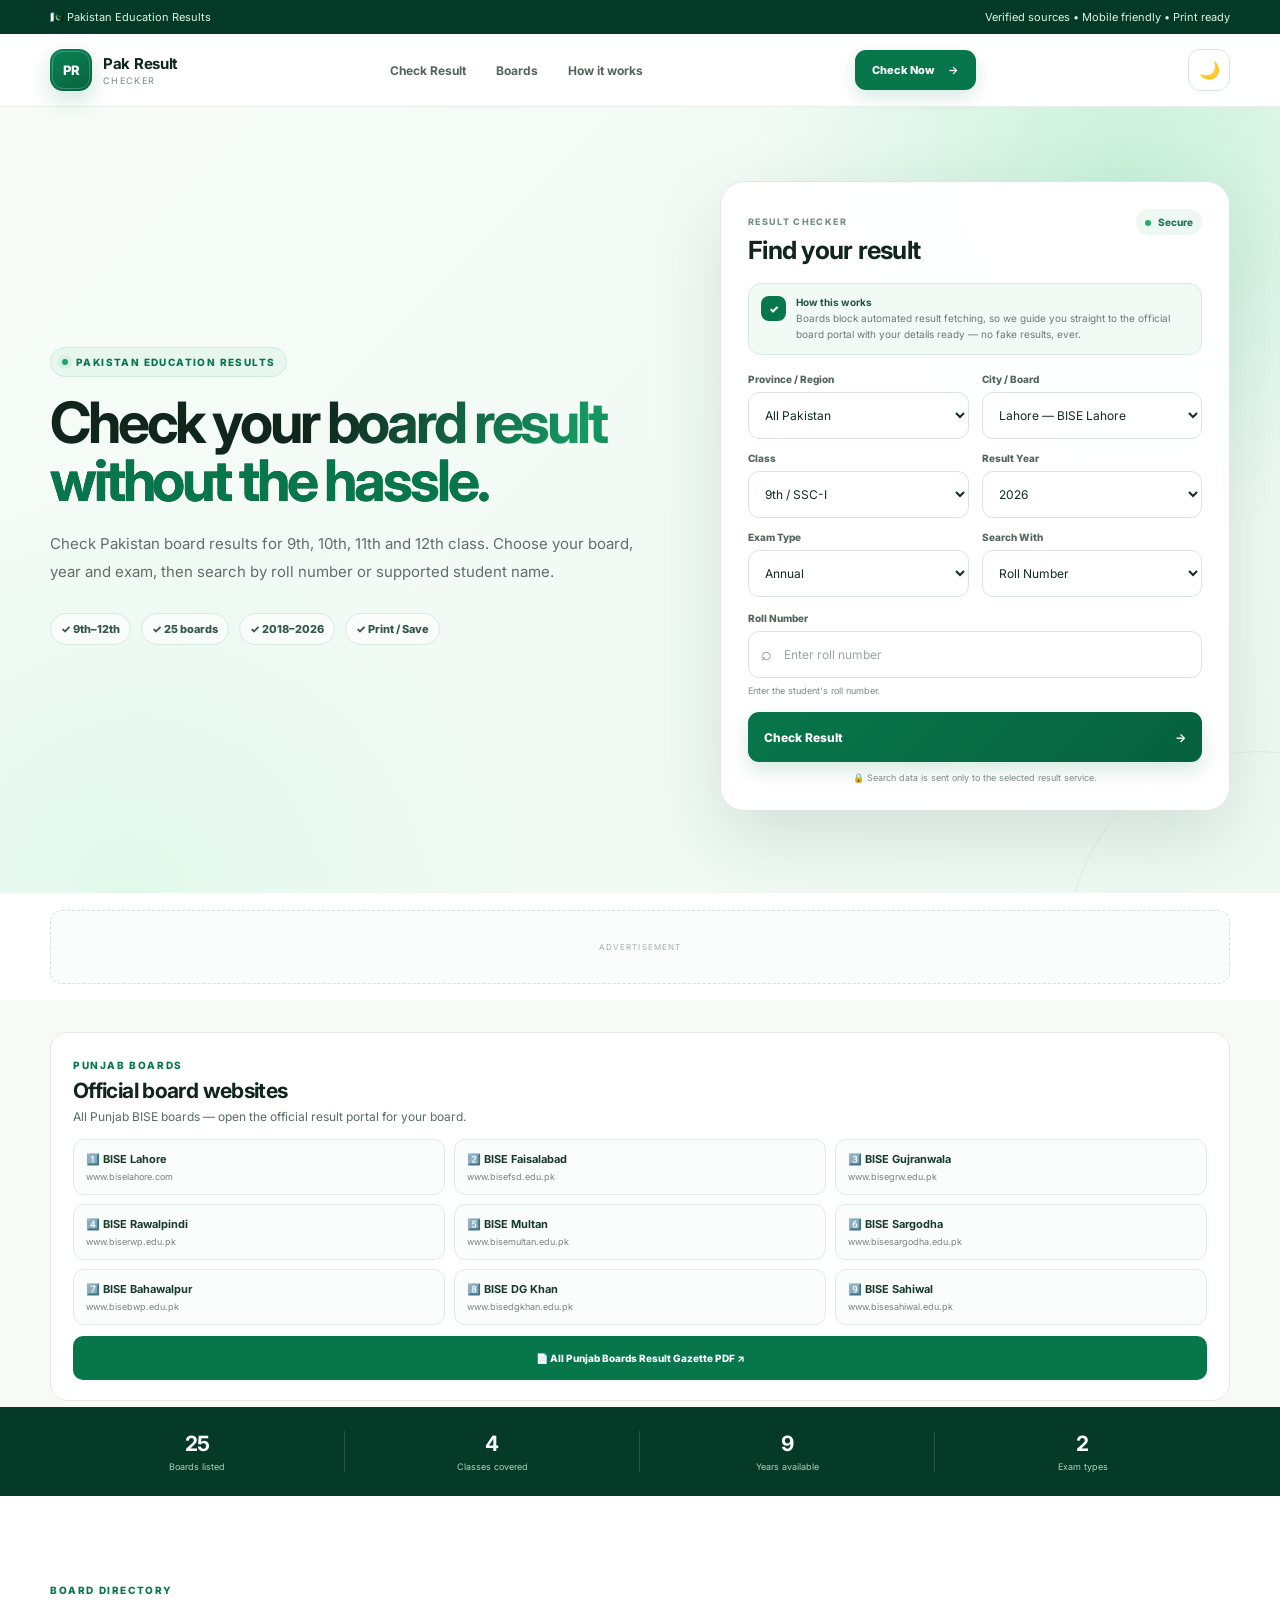
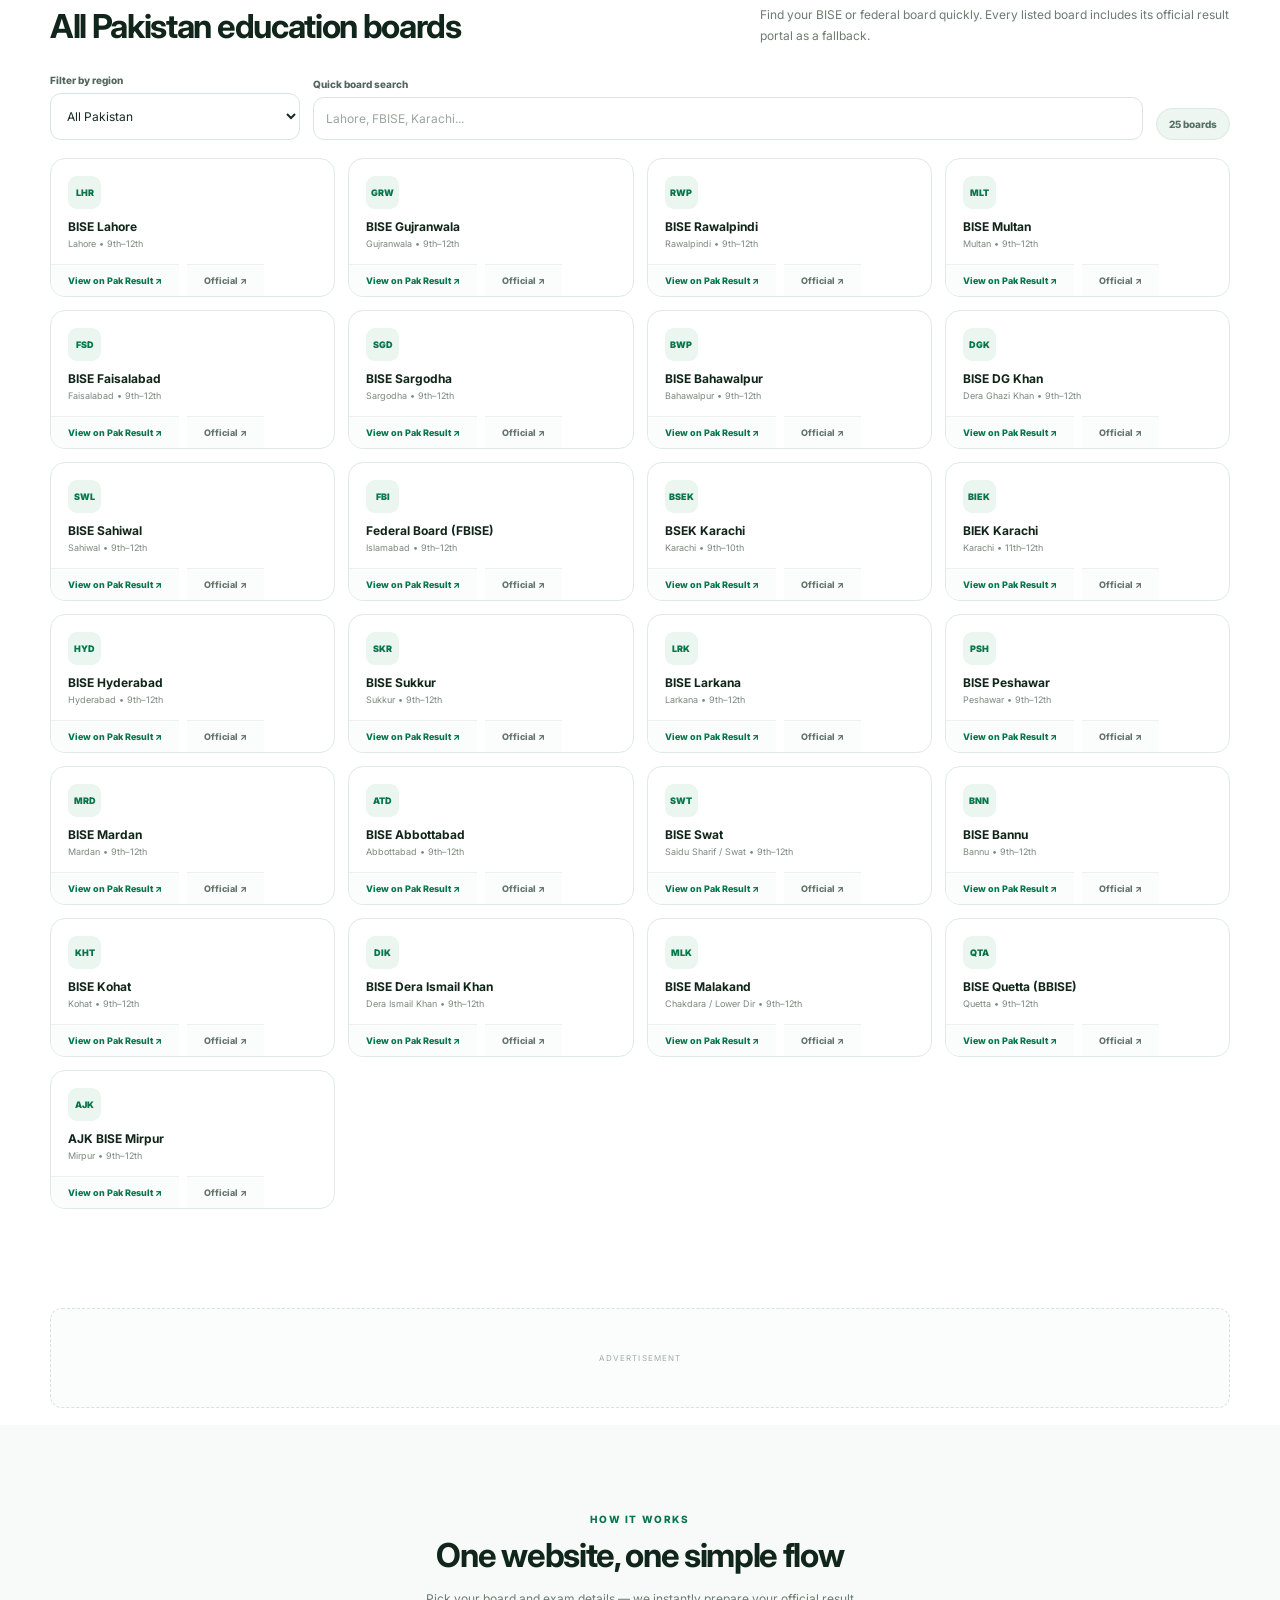
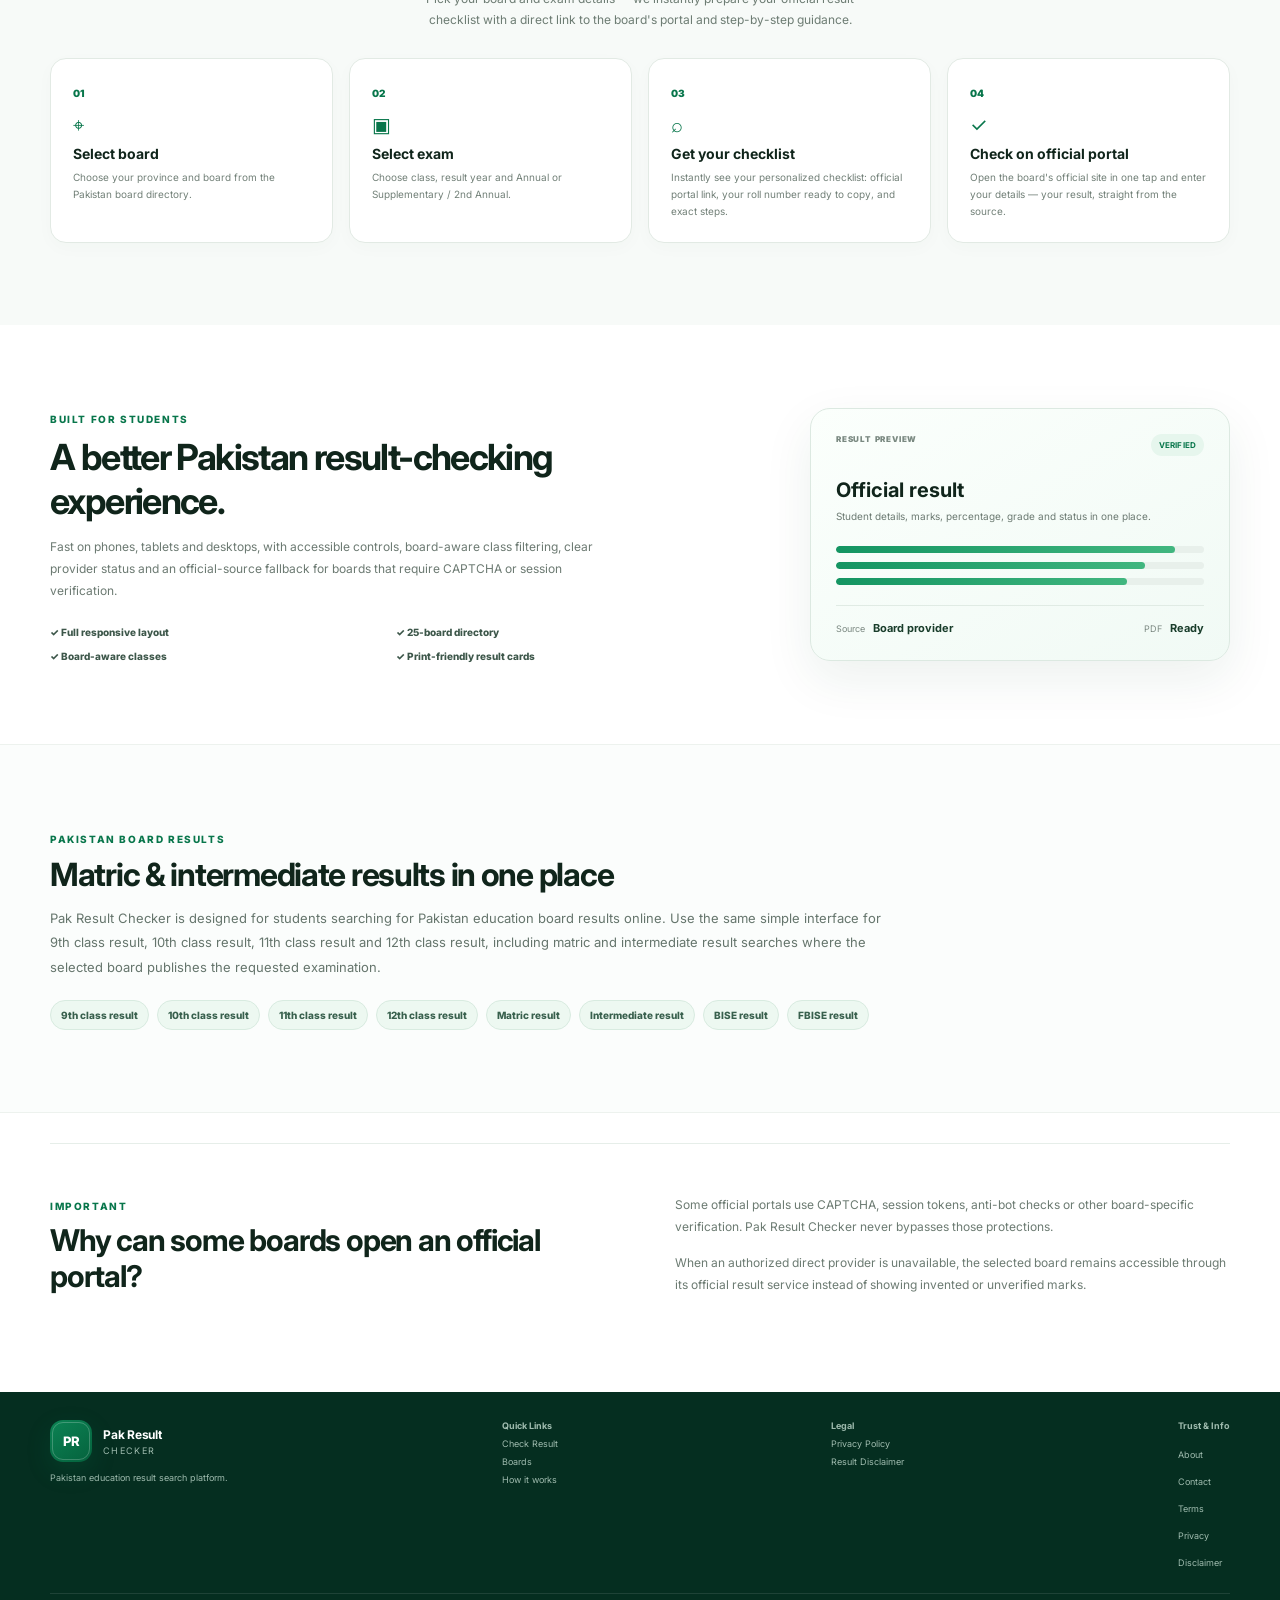
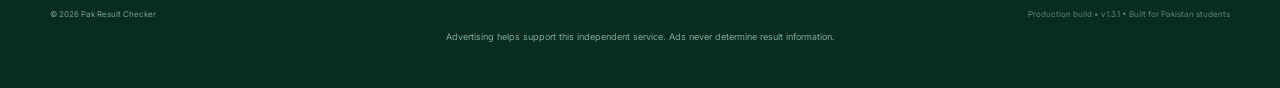
<file: index.html>
<!doctype html>
<html lang="en-PK">
<head>
  <!-- Google AdSense -->
  <script async src="https://pagead2.googlesyndication.com/pagead/js/adsbygoogle.js?client=ca-pub-5179042048080611" crossorigin="anonymous"></script>
<meta charset="UTF-8" />
<meta name="viewport" content="width=device-width, initial-scale=1.0, viewport-fit=cover" />
<meta name="theme-color" content="#075b3b" />
<meta name="color-scheme" content="light" />
<meta name="application-name" content="Pak Result Checker" />
<meta name="apple-mobile-web-app-title" content="Pak Results" />
<meta name="apple-mobile-web-app-capable" content="yes" />
<meta name="apple-mobile-web-app-status-bar-style" content="default" />
<meta name="mobile-web-app-capable" content="yes" />
<meta name="description" content="Pak Result Checker helps students check Pakistan board results for 9th, 10th, 11th and 12th class. Select your board, year and exam and search by roll number or student name." />
<meta name="keywords" content="Pakistan board results, result checker Pakistan, 9th class result, 10th class result, 11th class result, 12th class result, matric result, intermediate result, BISE result, FBISE result, board result 2026" />
<meta name="author" content="Pak Result Checker" />
<meta name="publisher" content="Pak Result Checker" />
<meta name="robots" content="index,follow,max-image-preview:large,max-snippet:-1,max-video-preview:-1" />
<link rel="canonical" href="https://pak-result-checker-jap.vercel.app/" />
<link rel="icon" href="/favicon.svg" type="image/svg+xml" />
<link rel="manifest" href="/manifest.webmanifest" />
<link rel="preconnect" href="https://fonts.googleapis.com" />
<link rel="preconnect" href="https://fonts.gstatic.com" crossorigin />
<link href="https://fonts.googleapis.com/css2?family=Inter:wght@400;500;600;700;800&family=Noto+Naskh+Arabic:wght@400;600;700&display=swap" rel="stylesheet" />
<link rel="stylesheet" href="styles.css?v=20260817" />
<link rel="stylesheet" href="responsive.css?v=20260817" />
<meta property="og:locale" content="en_PK" />
<meta property="og:type" content="website" />
<meta property="og:site_name" content="Pak Result Checker" />
<meta property="og:title" content="Pak Result Checker 2026 — Pakistan Board Results" />
<meta property="og:description" content="Check 9th, 10th, 11th and 12th class results across Pakistan education boards." />
<meta property="og:url" content="https://pak-result-checker-jap.vercel.app/" />
<meta property="og:image" content="https://pak-result-checker-jap.vercel.app/og-image.svg" />
<meta name="twitter:card" content="summary_large_image" />
<meta name="twitter:title" content="Pak Result Checker 2026" />
<meta name="twitter:description" content="Check Pakistan board results for matric and intermediate classes." />
<meta name="twitter:image" content="https://pak-result-checker-jap.vercel.app/og-image.svg" />
<title>Pak Result Checker 2026 — Pakistan Board Results | 9th, 10th, 11th, 12th</title>
<script type="application/ld+json">
{"@context":"https://schema.org","@type":"WebSite","name":"Pak Result Checker","alternateName":"Pak Result Checker 2026","url":"https://pak-result-checker-jap.vercel.app/","description":"Check Pakistan board results for 9th, 10th, 11th and 12th class across 25 BISE and federal boards with official portal links.","inLanguage":"en-PK","publisher":{"@type":"Organization","name":"Pak Result Checker","url":"https://pak-result-checker-jap.vercel.app/"},"potentialAction":{"@type":"SearchAction","target":"https://pak-result-checker-jap.vercel.app/?board={board}","query-input":"required name=board"}}
</script>
<script type="application/ld+json">
{"@context":"https://schema.org","@type":"FAQPage","mainEntity":[{"@type":"Question","name":"How can I check my BISE board result online?","acceptedAnswer":{"@type":"Answer","text":"Select your board, class, year and exam on Pak Result Checker, then open the official board result portal link provided. Enter your roll number on the board's official page to see your result."}},{"@type":"Question","name":"Which Pakistan boards are supported?","acceptedAnswer":{"@type":"Answer","text":"Pak Result Checker covers 25 boards including all Punjab BISE boards (Lahore, Gujranwala, Rawalpindi, Multan, Faisalabad, Sargodha, Bahawalpur, DG Khan, Sahiwal), Federal Board Islamabad, Sindh boards (Karachi, Hyderabad, Sukkur, Larkana), KPK boards (Peshawar, Mardan, Abbottabad, Swat, Bannu, Kohat, DI Khan, Malakand), BISE Quetta and AJK BISE Mirpur."}},{"@type":"Question","name":"Why can't the site fetch my result directly?","acceptedAnswer":{"@type":"Answer","text":"Pakistani boards use anti-bot protection (CAPTCHA, session tokens) that blocks automated fetching. Pak Result Checker guides you to the official portal instead of showing invented marks."}}]}
</script>
</head>
<body>
<a class="skip-link" href="#main-content">Skip to main content</a>
<div class="topbar"><div class="container topbar-inner"><span>🇵🇰 Pakistan Education Results</span><span>Verified sources • Mobile friendly • Print ready</span></div></div>
<header class="header"><div class="container nav"><a class="brand" href="#top" aria-label="Pak Result Checker home"><span class="brand-mark" aria-hidden="true">PR</span><span><strong>Pak Result</strong><small>CHECKER</small></span></a><nav aria-label="Primary navigation"><a href="#check">Check Result</a><a href="#boards">Boards</a><a href="#guides">How it works</a></nav><a class="nav-cta" href="#check">Check Now <b aria-hidden="true">→</b></a><button class="theme-toggle" id="themeToggle" aria-label="Toggle dark mode" title="Dark / Light mode">🌙</button></div></header>
<main id="main-content">
<section class="hero" id="check"><div class="container hero-grid"><div class="hero-copy"><div class="pill"><span></span> PAKISTAN EDUCATION RESULTS</div><h1>Check your board result <em>without the hassle.</em></h1><p>Check Pakistan board results for 9th, 10th, 11th and 12th class. Choose your board, year and exam, then search by roll number or supported student name.</p><div class="hero-points"><span>✓ 9th–12th</span><span>✓ 25 boards</span><span>✓ 2018–2026</span><span>✓ Print / Save</span></div></div>
<div class="checker-card"><div class="card-top"><div><small>RESULT CHECKER</small><h2>Find your result</h2></div><span class="secure"><i></i> Secure</span></div><div class="source-note"><span class="source-icon">✓</span><div><b>How this works</b><small>Boards block automated result fetching, so we guide you straight to the official board portal with your details ready — no fake results, ever.</small></div></div>
<form id="resultForm" novalidate><div class="form-grid"><label><span>Province / Region</span><select id="region" aria-label="Province or region" required></select></label><label><span>City / Board</span><select id="board" aria-label="City or board" required></select></label><label><span>Class</span><select id="classLevel" aria-label="Class" required></select></label><label><span>Result Year</span><select id="year" aria-label="Result year" required></select></label><label><span>Exam Type</span><select id="exam" aria-label="Exam type" required></select></label><label><span>Search With</span><select id="searchType" aria-label="Search type" required><option value="roll">Roll Number</option><option value="name">Student Name</option></select></label></div><label class="search-field"><span id="searchLabel">Roll Number</span><div class="input-wrap"><span aria-hidden="true">⌕</span><input id="searchInput" autocomplete="off" inputmode="numeric" placeholder="Enter roll number" aria-describedby="searchHint" required /></div><small id="searchHint">Enter the student's roll number.</small></label><button class="primary-btn" type="submit"><span>Check Result</span><b aria-hidden="true">→</b></button><div class="privacy-note">🔒 Search data is sent only to the selected result service.</div></form></div></div></section>
<div class="container ad-wrap ad-top"><div class="ad-slot" data-ad-slot="top"><span>ADVERTISEMENT</span></div></div>
<section class="trust-strip" aria-label="Platform coverage"><div class="container trust-grid"><div><b>25</b><span>Boards listed</span></div><div><b>4</b><span>Classes covered</span></div><div><b>9</b><span>Years available</span></div><div><b>2</b><span>Exam types</span></div></div></section>
<section class="section" id="boards"><div class="container"><div class="section-heading"><div><span class="eyebrow">BOARD DIRECTORY</span><h2>All Pakistan education boards</h2></div><p>Find your BISE or federal board quickly. Every listed board includes its official result portal as a fallback.</p></div><div class="board-toolbar"><label class="filter-label"><span>Filter by region</span><select id="boardFilter" aria-label="Filter boards by region"></select></label><label class="board-search"><span>Quick board search</span><input id="boardSearch" type="search" placeholder="Lahore, FBISE, Karachi..." autocomplete="off" /></label><span class="board-count" id="boardCount">25 boards</span></div><div class="board-grid" id="boardGrid"></div><div class="empty-board" id="emptyBoard" hidden>No matching board found. Try another name or region.</div></div></section>
<div class="container ad-wrap"><div class="ad-slot ad-wide" data-ad-slot="middle"><span>ADVERTISEMENT</span></div></div>
<section class="section soft" id="guides"><div class="container"><div class="section-heading centered"><span class="eyebrow">HOW IT WORKS</span><h2>One website, one simple flow</h2><p>Pick your board and exam details — we instantly prepare your official result checklist with a direct link to the board's portal and step-by-step guidance.</p></div><div class="steps"><article><span>01</span><div class="step-icon">⌖</div><h3>Select board</h3><p>Choose your province and board from the Pakistan board directory.</p></article><article><span>02</span><div class="step-icon">▣</div><h3>Select exam</h3><p>Choose class, result year and Annual or Supplementary / 2nd Annual.</p></article><article><span>03</span><div class="step-icon">⌕</div><h3>Get your checklist</h3><p>Instantly see your personalized checklist: official portal link, your roll number ready to copy, and exact steps.</p></article><article><span>04</span><div class="step-icon">✓</div><h3>Check on official portal</h3><p>Open the board's official site in one tap and enter your details — your result, straight from the source.</p></article></div></div></section>
<section class="section"><div class="container feature-grid"><div><span class="eyebrow">BUILT FOR STUDENTS</span><h2>A better Pakistan result-checking experience.</h2><p>Fast on phones, tablets and desktops, with accessible controls, board-aware class filtering, clear provider status and an official-source fallback for boards that require CAPTCHA or session verification.</p><div class="feature-list"><span>✓ Full responsive layout</span><span>✓ 25-board directory</span><span>✓ Board-aware classes</span><span>✓ Print-friendly result cards</span></div></div><div class="mini-result"><div class="mini-head"><span>RESULT PREVIEW</span><b>VERIFIED</b></div><h3>Official result</h3><p>Student details, marks, percentage, grade and status in one place.</p><div class="mini-bars"><span><i style="width:92%"></i></span><span><i style="width:84%"></i></span><span><i style="width:79%"></i></span></div><div class="mini-total"><span>Source <b>Board provider</b></span><span>PDF <b>Ready</b></span></div></div></div></section>
<section class="section seo-content"><div class="container"><span class="eyebrow">PAKISTAN BOARD RESULTS</span><h2>Matric & intermediate results in one place</h2><p>Pak Result Checker is designed for students searching for Pakistan education board results online. Use the same simple interface for 9th class result, 10th class result, 11th class result and 12th class result, including matric and intermediate result searches where the selected board publishes the requested examination.</p><div class="seo-tags"><span>9th class result</span><span>10th class result</span><span>11th class result</span><span>12th class result</span><span>Matric result</span><span>Intermediate result</span><span>BISE result</span><span>FBISE result</span></div></div></section>
<section class="section faq-section"><div class="container faq"><div><span class="eyebrow">IMPORTANT</span><h2>Why can some boards open an official portal?</h2></div><div class="faq-copy"><p>Some official portals use CAPTCHA, session tokens, anti-bot checks or other board-specific verification. Pak Result Checker never bypasses those protections.</p><p>When an authorized direct provider is unavailable, the selected board remains accessible through its official result service instead of showing invented or unverified marks.</p></div></div></section>
</main>
<div class="modal" id="resultModal" aria-hidden="true"><div class="modal-backdrop" data-close></div><div class="result-modal" role="dialog" aria-modal="true" aria-labelledby="resultTitle"><button class="close" data-close aria-label="Close result">×</button><div id="resultContent"></div></div></div>
<div class="mobile-ad"><div class="ad-slot" data-ad-slot="mobile"><span>ADVERTISEMENT</span></div></div>
<footer><div class="container footer-inner"><div><a class="brand footer-brand" href="#top" aria-label="Pak Result Checker home"><span class="brand-mark" aria-hidden="true">PR</span><span><strong>Pak Result</strong><small>CHECKER</small></span></a><p>Pakistan education result search platform.</p></div><div><b>Quick Links</b><a href="#check">Check Result</a><a href="#boards">Boards</a><a href="#guides">How it works</a></div><div><b>Legal</b><a href="/privacy.html">Privacy Policy</a><a href="/disclaimer.html">Result Disclaimer</a></div></div><div class="container copyright">© 2026 Pak Result Checker <span>Production build • v1.3.1 • Built for Pakistan students</span></div></footer>
<script src="ads.js?v=20260817"></script><script src="app.js?v=20260817"></script>
</body>
</html>
</file>
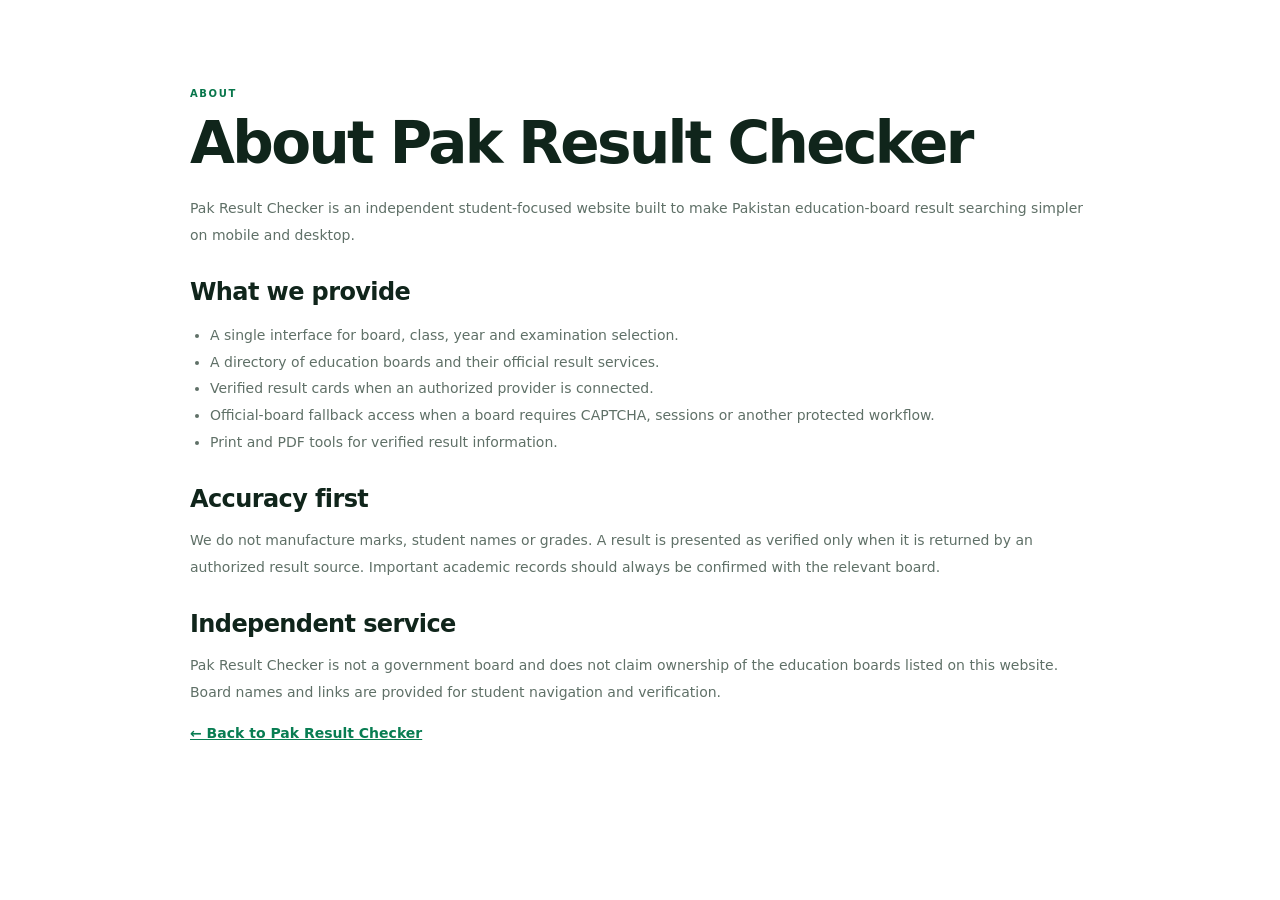
<file: about.html>
<!doctype html>
<html lang="en-PK">
<head>
  <!-- Google AdSense -->
  <script async src="https://pagead2.googlesyndication.com/pagead/js/adsbygoogle.js?client=ca-pub-5179042048080611" crossorigin="anonymous"></script>
<meta charset="utf-8"><meta name="viewport" content="width=device-width,initial-scale=1,viewport-fit=cover">
<meta name="robots" content="index,follow"><meta name="description" content="About Pak Result Checker — an independent Pakistan education result search and official-source directory.">
<link rel="canonical" href="https://pak-result-checker.vercel.app/about.html"><link rel="icon" href="/favicon.svg" type="image/svg+xml"><link rel="stylesheet" href="styles.css"><link rel="stylesheet" href="responsive.css"><title>About Pak Result Checker</title>
</head>
<body><a class="skip-link" href="#about">Skip to content</a>
<main class="section" id="about"><div class="container legal-page">
<span class="eyebrow">ABOUT</span><h1>About Pak Result Checker</h1>
<p>Pak Result Checker is an independent student-focused website built to make Pakistan education-board result searching simpler on mobile and desktop.</p>
<h2>What we provide</h2><ul><li>A single interface for board, class, year and examination selection.</li><li>A directory of education boards and their official result services.</li><li>Verified result cards when an authorized provider is connected.</li><li>Official-board fallback access when a board requires CAPTCHA, sessions or another protected workflow.</li><li>Print and PDF tools for verified result information.</li></ul>
<h2>Accuracy first</h2><p>We do not manufacture marks, student names or grades. A result is presented as verified only when it is returned by an authorized result source. Important academic records should always be confirmed with the relevant board.</p>
<h2>Independent service</h2><p>Pak Result Checker is not a government board and does not claim ownership of the education boards listed on this website. Board names and links are provided for student navigation and verification.</p>
<p><a href="/">← Back to Pak Result Checker</a></p>
</div></main></body></html>
</file>
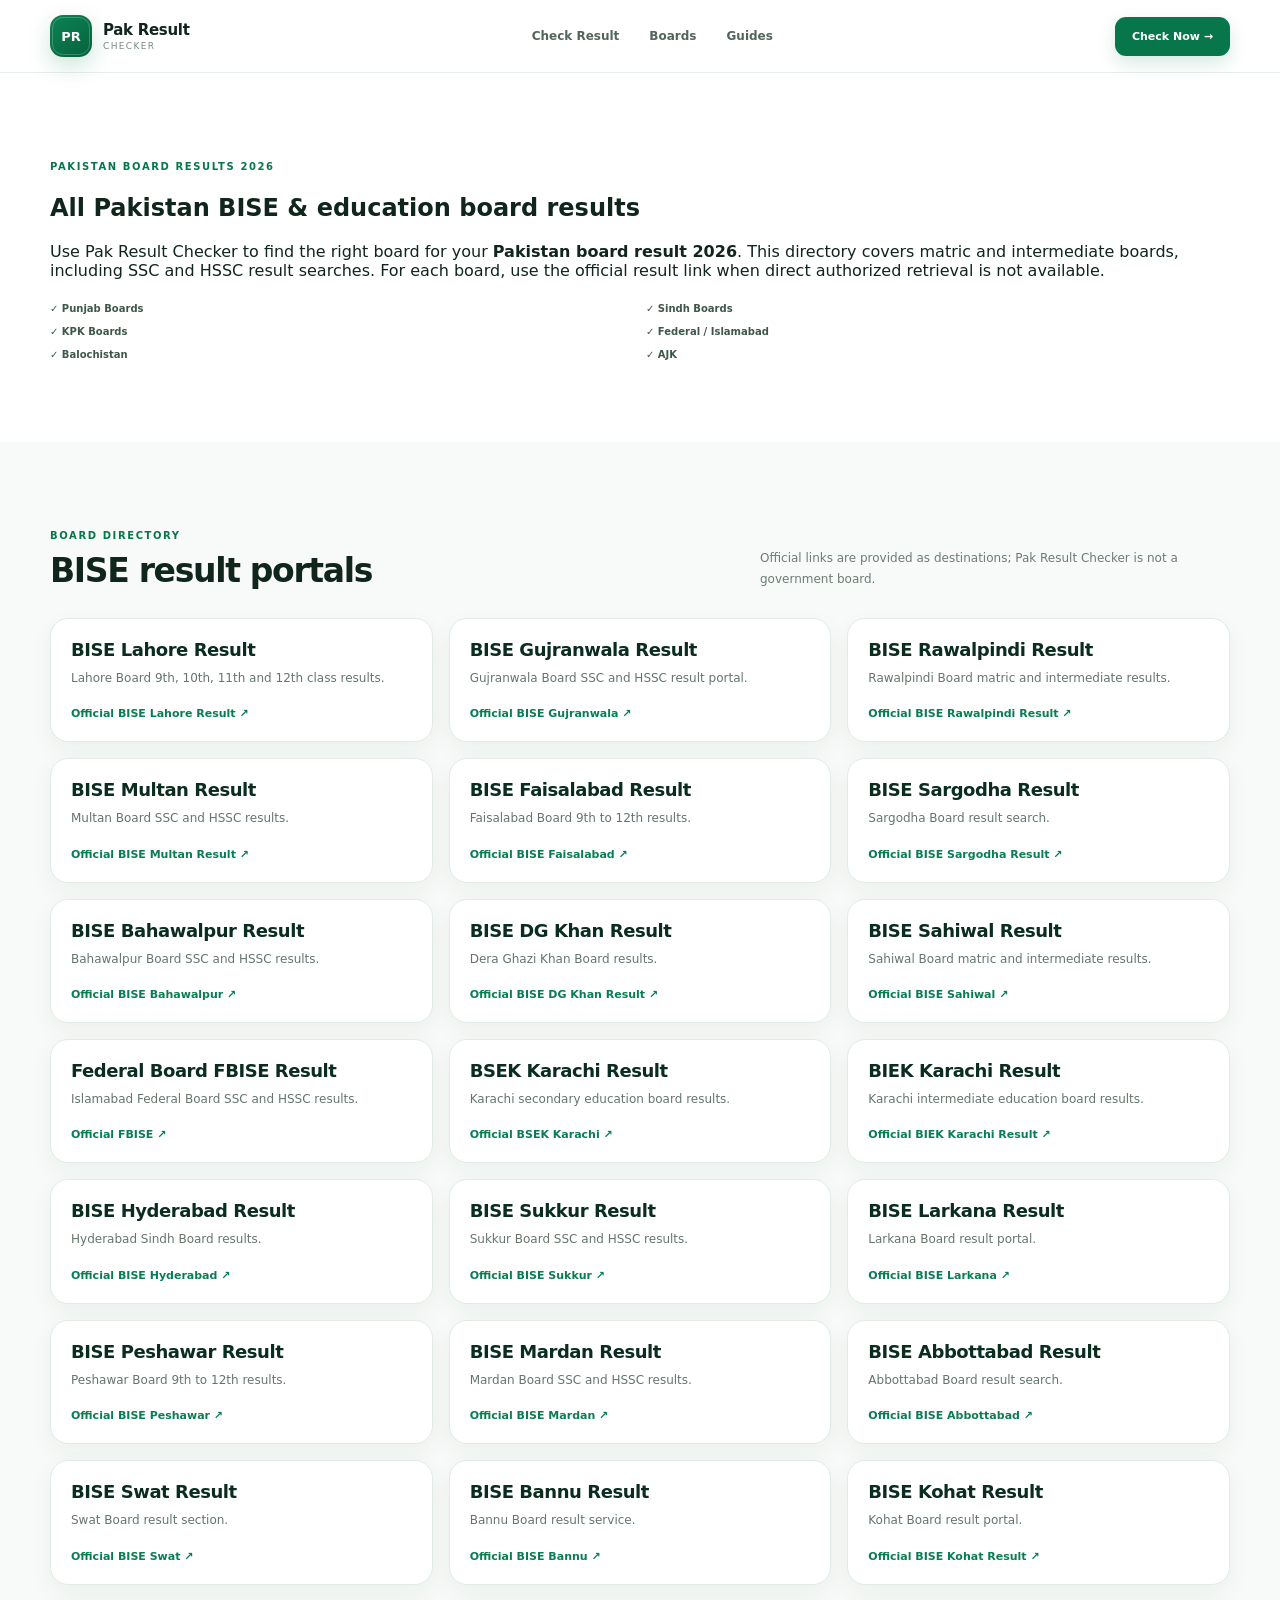
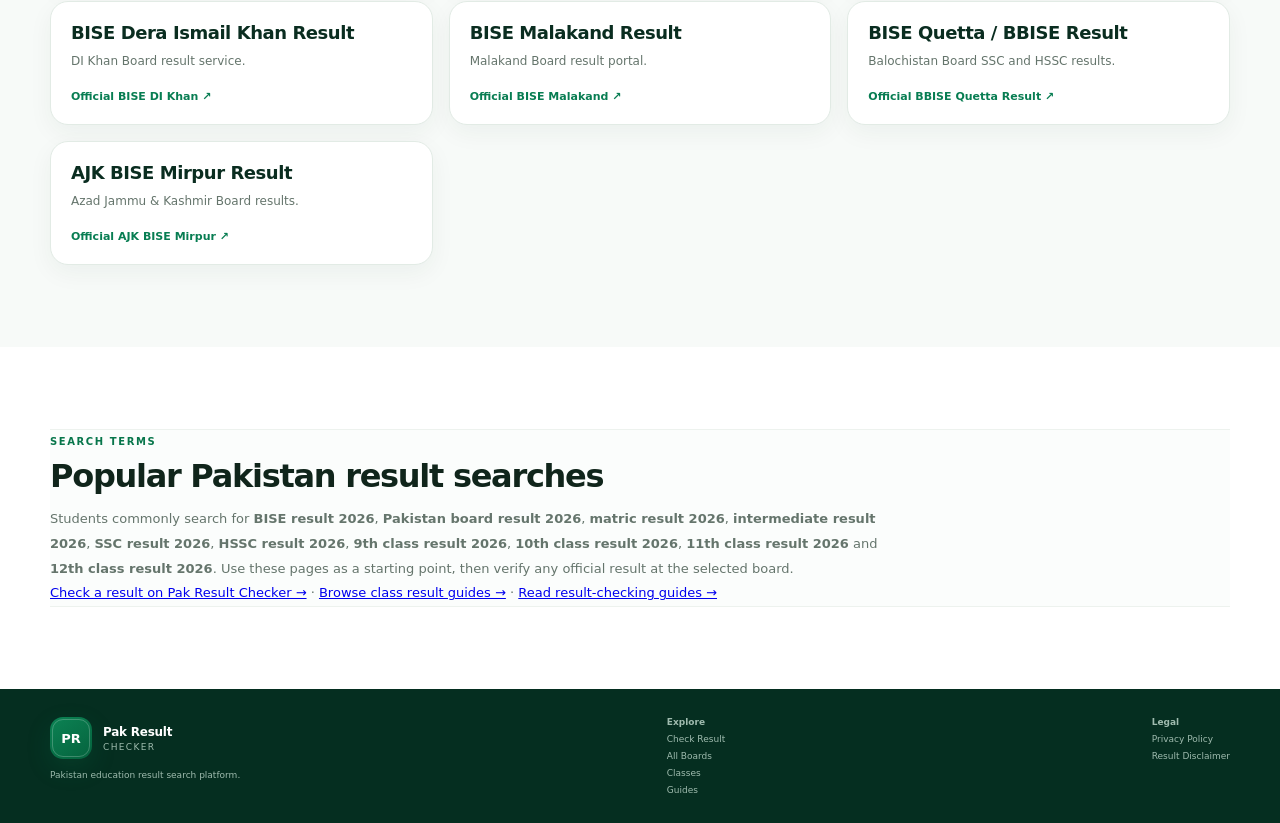
<file: board-results.html>
<!doctype html>
<html lang="en-PK">
<head>
  <!-- Google AdSense -->
  <script async src="https://pagead2.googlesyndication.com/pagead/js/adsbygoogle.js?client=ca-pub-5179042048080611" crossorigin="anonymous"></script>
<meta charset="utf-8"><meta name="viewport" content="width=device-width,initial-scale=1">
<title>Pakistan Board Results 2026 — All BISE Results | Pak Result Checker</title>
<meta name="description" content="Find Pakistan board results 2026 in one place. Explore Punjab, Sindh, Khyber Pakhtunkhwa, Balochistan, Federal and AJK boards with official result links.">
<meta name="robots" content="index,follow,max-image-preview:large,max-snippet:-1,max-video-preview:-1">
<link rel="canonical" href="https://pak-result-checker.vercel.app/board-results.html">
<link rel="icon" href="/favicon.svg" type="image/svg+xml"><link rel="stylesheet" href="/styles.css"><link rel="stylesheet" href="/responsive.css">
<meta property="og:type" content="website"><meta property="og:site_name" content="Pak Result Checker"><meta property="og:title" content="Pakistan Board Results 2026 — All BISE Results"><meta property="og:description" content="Explore all listed Pakistan education boards and their official result portals."><meta property="og:url" content="https://pak-result-checker.vercel.app/board-results.html"><meta property="og:image" content="https://pak-result-checker.vercel.app/og-image.svg">
<script type="application/ld+json">{"@context":"https://schema.org","@type":"CollectionPage","name":"Pakistan Board Results 2026","url":"https://pak-result-checker.vercel.app/board-results.html","description":"Directory of Pakistan education boards and official result portals.","isPartOf":{"@type":"WebSite","name":"Pak Result Checker","url":"https://pak-result-checker.vercel.app/"}}</script>
<script type="application/ld+json">{"@context":"https://schema.org","@type":"BreadcrumbList","itemListElement":[{"@type":"ListItem","position":1,"name":"Home","item":"https://pak-result-checker.vercel.app/"},{"@type":"ListItem","position":2,"name":"Board Results","item":"https://pak-result-checker.vercel.app/board-results.html"}]}</script>
</head>
<body><a class="skip-link" href="#main">Skip to content</a>
<header class="header"><div class="container nav"><a class="brand" href="/"><span class="brand-mark">PR</span><span><strong>Pak Result</strong><small>CHECKER</small></span></a><nav aria-label="Primary"><a href="/">Check Result</a><a href="/board-results.html" aria-current="page">Boards</a><a href="/result-guides.html">Guides</a></nav><a class="nav-cta" href="/#check">Check Now →</a></div></header>
<main id="main"><section class="section"><div class="container"><span class="eyebrow">PAKISTAN BOARD RESULTS 2026</span><h1>All Pakistan BISE & education board results</h1><p>Use Pak Result Checker to find the right board for your <strong>Pakistan board result 2026</strong>. This directory covers matric and intermediate boards, including SSC and HSSC result searches. For each board, use the official result link when direct authorized retrieval is not available.</p><div class="feature-list"><span>✓ Punjab Boards</span><span>✓ Sindh Boards</span><span>✓ KPK Boards</span><span>✓ Federal / Islamabad</span><span>✓ Balochistan</span><span>✓ AJK</span></div></div></section>
<section class="section soft"><div class="container"><div class="section-heading"><div><span class="eyebrow">BOARD DIRECTORY</span><h2>BISE result portals</h2></div><p>Official links are provided as destinations; Pak Result Checker is not a government board.</p></div><div class="seo-board-grid">
<article><h3>BISE Lahore Result</h3><p>Lahore Board 9th, 10th, 11th and 12th class results.</p><a href="https://result.biselahore.com/" target="_blank" rel="noopener noreferrer">Official BISE Lahore Result ↗</a></article>
<article><h3>BISE Gujranwala Result</h3><p>Gujranwala Board SSC and HSSC result portal.</p><a href="https://www.bisegrw.edu.pk/" target="_blank" rel="noopener noreferrer">Official BISE Gujranwala ↗</a></article>
<article><h3>BISE Rawalpindi Result</h3><p>Rawalpindi Board matric and intermediate results.</p><a href="https://results.biserawalpindi.edu.pk/" target="_blank" rel="noopener noreferrer">Official BISE Rawalpindi Result ↗</a></article>
<article><h3>BISE Multan Result</h3><p>Multan Board SSC and HSSC results.</p><a href="https://results.bisemultan.edu.pk/" target="_blank" rel="noopener noreferrer">Official BISE Multan Result ↗</a></article>
<article><h3>BISE Faisalabad Result</h3><p>Faisalabad Board 9th to 12th results.</p><a href="https://result.bisefsd.edu.pk/" target="_blank" rel="noopener noreferrer">Official BISE Faisalabad ↗</a></article>
<article><h3>BISE Sargodha Result</h3><p>Sargodha Board result search.</p><a href="https://www.bisesargodha.edu.pk/content/BoardResult.aspx" target="_blank" rel="noopener noreferrer">Official BISE Sargodha Result ↗</a></article>
<article><h3>BISE Bahawalpur Result</h3><p>Bahawalpur Board SSC and HSSC results.</p><a href="https://bisebwp.edu.pk/" target="_blank" rel="noopener noreferrer">Official BISE Bahawalpur ↗</a></article>
<article><h3>BISE DG Khan Result</h3><p>Dera Ghazi Khan Board results.</p><a href="https://www.bisedgkhan.edu.pk/result/res-int-all.php" target="_blank" rel="noopener noreferrer">Official BISE DG Khan Result ↗</a></article>
<article><h3>BISE Sahiwal Result</h3><p>Sahiwal Board matric and intermediate results.</p><a href="https://bisesahiwal.edu.pk/" target="_blank" rel="noopener noreferrer">Official BISE Sahiwal ↗</a></article>
<article><h3>Federal Board FBISE Result</h3><p>Islamabad Federal Board SSC and HSSC results.</p><a href="https://www.fbise.edu.pk/" target="_blank" rel="noopener noreferrer">Official FBISE ↗</a></article>
<article><h3>BSEK Karachi Result</h3><p>Karachi secondary education board results.</p><a href="https://www.bsek.edu.pk/" target="_blank" rel="noopener noreferrer">Official BSEK Karachi ↗</a></article>
<article><h3>BIEK Karachi Result</h3><p>Karachi intermediate education board results.</p><a href="https://www.biek.edu.pk/Result-Declaration-default.asp" target="_blank" rel="noopener noreferrer">Official BIEK Karachi Result ↗</a></article>
<article><h3>BISE Hyderabad Result</h3><p>Hyderabad Sindh Board results.</p><a href="https://biseh.edu.pk/" target="_blank" rel="noopener noreferrer">Official BISE Hyderabad ↗</a></article>
<article><h3>BISE Sukkur Result</h3><p>Sukkur Board SSC and HSSC results.</p><a href="https://bisesuksindh.edu.pk/" target="_blank" rel="noopener noreferrer">Official BISE Sukkur ↗</a></article>
<article><h3>BISE Larkana Result</h3><p>Larkana Board result portal.</p><a href="https://www.biselrk.edu.pk/ResultsHSC.aspx/Default.aspx" target="_blank" rel="noopener noreferrer">Official BISE Larkana ↗</a></article>
<article><h3>BISE Peshawar Result</h3><p>Peshawar Board 9th to 12th results.</p><a href="https://www.bisep.gov.pk/allresults/" target="_blank" rel="noopener noreferrer">Official BISE Peshawar ↗</a></article>
<article><h3>BISE Mardan Result</h3><p>Mardan Board SSC and HSSC results.</p><a href="https://web.bisemdn.edu.pk/" target="_blank" rel="noopener noreferrer">Official BISE Mardan ↗</a></article>
<article><h3>BISE Abbottabad Result</h3><p>Abbottabad Board result search.</p><a href="https://www.biseatd.edu.pk/exams/r_ssc_a/r_ssc_a.php" target="_blank" rel="noopener noreferrer">Official BISE Abbottabad ↗</a></article>
<article><h3>BISE Swat Result</h3><p>Swat Board result section.</p><a href="https://portal1.bisess.edu.pk/site/home/results-section" target="_blank" rel="noopener noreferrer">Official BISE Swat ↗</a></article>
<article><h3>BISE Bannu Result</h3><p>Bannu Board result service.</p><a href="https://portal.biseb.edu.pk/biseb_online_admission/OnlineDMC/" target="_blank" rel="noopener noreferrer">Official BISE Bannu ↗</a></article>
<article><h3>BISE Kohat Result</h3><p>Kohat Board result portal.</p><a href="https://www.bisekt.edu.pk/result" target="_blank" rel="noopener noreferrer">Official BISE Kohat Result ↗</a></article>
<article><h3>BISE Dera Ismail Khan Result</h3><p>DI Khan Board result service.</p><a href="https://www.bisedik.edu.pk/" target="_blank" rel="noopener noreferrer">Official BISE DI Khan ↗</a></article>
<article><h3>BISE Malakand Result</h3><p>Malakand Board result portal.</p><a href="https://www.bisemalakand.edu.pk/result" target="_blank" rel="noopener noreferrer">Official BISE Malakand ↗</a></article>
<article><h3>BISE Quetta / BBISE Result</h3><p>Balochistan Board SSC and HSSC results.</p><a href="https://result.bbise.edu.pk/" target="_blank" rel="noopener noreferrer">Official BBISE Quetta Result ↗</a></article>
<article><h3>AJK BISE Mirpur Result</h3><p>Azad Jammu & Kashmir Board results.</p><a href="https://ajkbise.edu.pk/" target="_blank" rel="noopener noreferrer">Official AJK BISE Mirpur ↗</a></article>
</div></div></section>
<section class="section"><div class="container seo-content"><span class="eyebrow">SEARCH TERMS</span><h2>Popular Pakistan result searches</h2><p>Students commonly search for <strong>BISE result 2026</strong>, <strong>Pakistan board result 2026</strong>, <strong>matric result 2026</strong>, <strong>intermediate result 2026</strong>, <strong>SSC result 2026</strong>, <strong>HSSC result 2026</strong>, <strong>9th class result 2026</strong>, <strong>10th class result 2026</strong>, <strong>11th class result 2026</strong> and <strong>12th class result 2026</strong>. Use these pages as a starting point, then verify any official result at the selected board.</p><p><a href="/">Check a result on Pak Result Checker →</a> · <a href="/class-results.html">Browse class result guides →</a> · <a href="/result-guides.html">Read result-checking guides →</a></p></div></section>
</main><footer><div class="container footer-inner"><div><a class="brand footer-brand" href="/"><span class="brand-mark">PR</span><span><strong>Pak Result</strong><small>CHECKER</small></span></a><p>Pakistan education result search platform.</p></div><div><b>Explore</b><a href="/">Check Result</a><a href="/board-results.html">All Boards</a><a href="/class-results.html">Classes</a><a href="/result-guides.html">Guides</a></div><div><b>Legal</b><a href="/privacy.html">Privacy Policy</a><a href="/disclaimer.html">Result Disclaimer</a></div></div></footer></body></html>
</file>
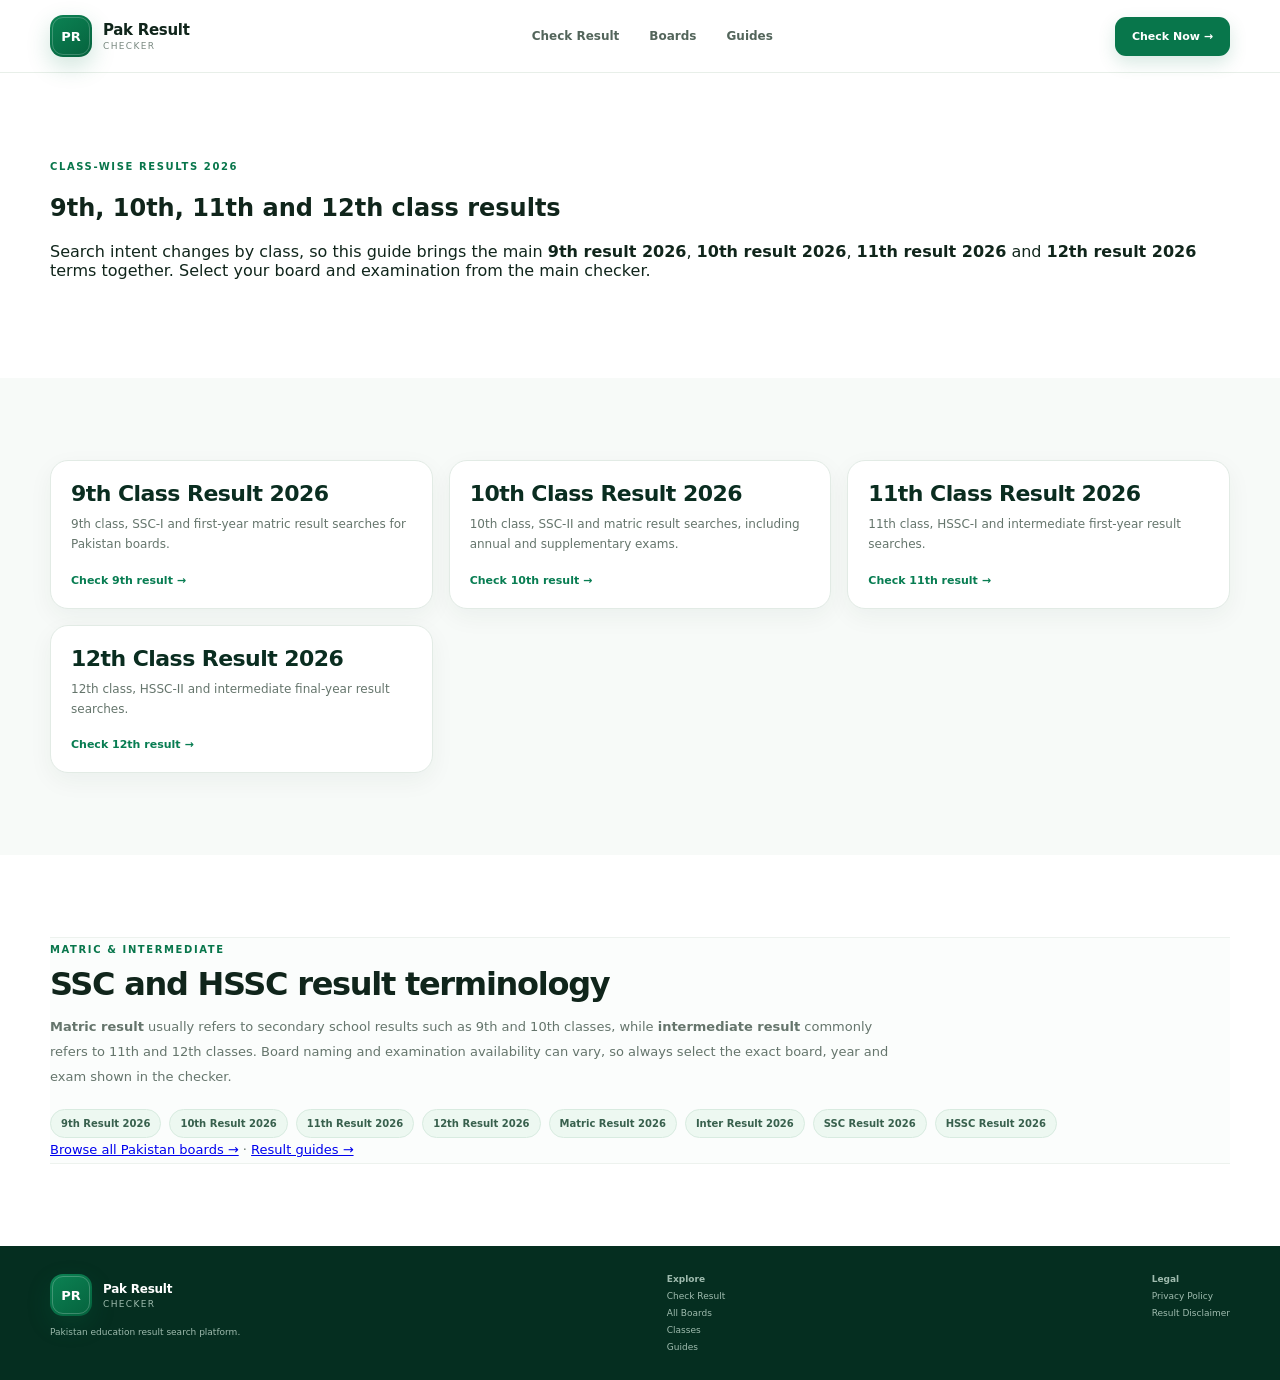
<file: class-results.html>
<!doctype html><html lang="en-PK"><head>
  <!-- Google AdSense -->
  <script async src="https://pagead2.googlesyndication.com/pagead/js/adsbygoogle.js?client=ca-pub-5179042048080611" crossorigin="anonymous"></script><meta charset="utf-8"><meta name="viewport" content="width=device-width,initial-scale=1"><title>9th, 10th, 11th & 12th Class Results 2026 | Pak Result Checker</title><meta name="description" content="Find 9th, 10th, 11th and 12th class results 2026, including SSC, matric, HSSC and intermediate result searches for Pakistan education boards."><meta name="robots" content="index,follow,max-image-preview:large,max-snippet:-1,max-video-preview:-1"><link rel="canonical" href="https://pak-result-checker.vercel.app/class-results.html"><link rel="icon" href="/favicon.svg" type="image/svg+xml"><link rel="stylesheet" href="/styles.css"><link rel="stylesheet" href="/responsive.css"><meta property="og:type" content="website"><meta property="og:title" content="9th, 10th, 11th & 12th Class Results 2026"><meta property="og:description" content="Class-wise Pakistan board result search guide."><meta property="og:url" content="https://pak-result-checker.vercel.app/class-results.html"><meta property="og:image" content="https://pak-result-checker.vercel.app/og-image.svg"><script type="application/ld+json">{"@context":"https://schema.org","@type":"CollectionPage","name":"9th, 10th, 11th and 12th Class Results 2026","url":"https://pak-result-checker.vercel.app/class-results.html","isPartOf":{"@type":"WebSite","name":"Pak Result Checker","url":"https://pak-result-checker.vercel.app/"}}</script><script type="application/ld+json">{"@context":"https://schema.org","@type":"BreadcrumbList","itemListElement":[{"@type":"ListItem","position":1,"name":"Home","item":"https://pak-result-checker.vercel.app/"},{"@type":"ListItem","position":2,"name":"Class Results","item":"https://pak-result-checker.vercel.app/class-results.html"}]}</script></head><body><header class="header"><div class="container nav"><a class="brand" href="/"><span class="brand-mark">PR</span><span><strong>Pak Result</strong><small>CHECKER</small></span></a><nav aria-label="Primary"><a href="/">Check Result</a><a href="/board-results.html">Boards</a><a href="/result-guides.html">Guides</a></nav><a class="nav-cta" href="/#check">Check Now →</a></div></header><main><section class="section"><div class="container"><span class="eyebrow">CLASS-WISE RESULTS 2026</span><h1>9th, 10th, 11th and 12th class results</h1><p>Search intent changes by class, so this guide brings the main <strong>9th result 2026</strong>, <strong>10th result 2026</strong>, <strong>11th result 2026</strong> and <strong>12th result 2026</strong> terms together. Select your board and examination from the main checker.</p></div></section><section class="section soft"><div class="container"><div class="seo-board-grid"><article><h2>9th Class Result 2026</h2><p>9th class, SSC-I and first-year matric result searches for Pakistan boards.</p><a href="/#check">Check 9th result →</a></article><article><h2>10th Class Result 2026</h2><p>10th class, SSC-II and matric result searches, including annual and supplementary exams.</p><a href="/#check">Check 10th result →</a></article><article><h2>11th Class Result 2026</h2><p>11th class, HSSC-I and intermediate first-year result searches.</p><a href="/#check">Check 11th result →</a></article><article><h2>12th Class Result 2026</h2><p>12th class, HSSC-II and intermediate final-year result searches.</p><a href="/#check">Check 12th result →</a></article></div></div></section><section class="section"><div class="container seo-content"><span class="eyebrow">MATRIC & INTERMEDIATE</span><h2>SSC and HSSC result terminology</h2><p><strong>Matric result</strong> usually refers to secondary school results such as 9th and 10th classes, while <strong>intermediate result</strong> commonly refers to 11th and 12th classes. Board naming and examination availability can vary, so always select the exact board, year and exam shown in the checker.</p><div class="seo-tags"><span>9th Result 2026</span><span>10th Result 2026</span><span>11th Result 2026</span><span>12th Result 2026</span><span>Matric Result 2026</span><span>Inter Result 2026</span><span>SSC Result 2026</span><span>HSSC Result 2026</span></div><p><a href="/board-results.html">Browse all Pakistan boards →</a> · <a href="/result-guides.html">Result guides →</a></p></div></section></main><footer><div class="container footer-inner"><div><a class="brand footer-brand" href="/"><span class="brand-mark">PR</span><span><strong>Pak Result</strong><small>CHECKER</small></span></a><p>Pakistan education result search platform.</p></div><div><b>Explore</b><a href="/">Check Result</a><a href="/board-results.html">All Boards</a><a href="/class-results.html">Classes</a><a href="/result-guides.html">Guides</a></div><div><b>Legal</b><a href="/privacy.html">Privacy Policy</a><a href="/disclaimer.html">Result Disclaimer</a></div></div></footer></body></html>
</file>
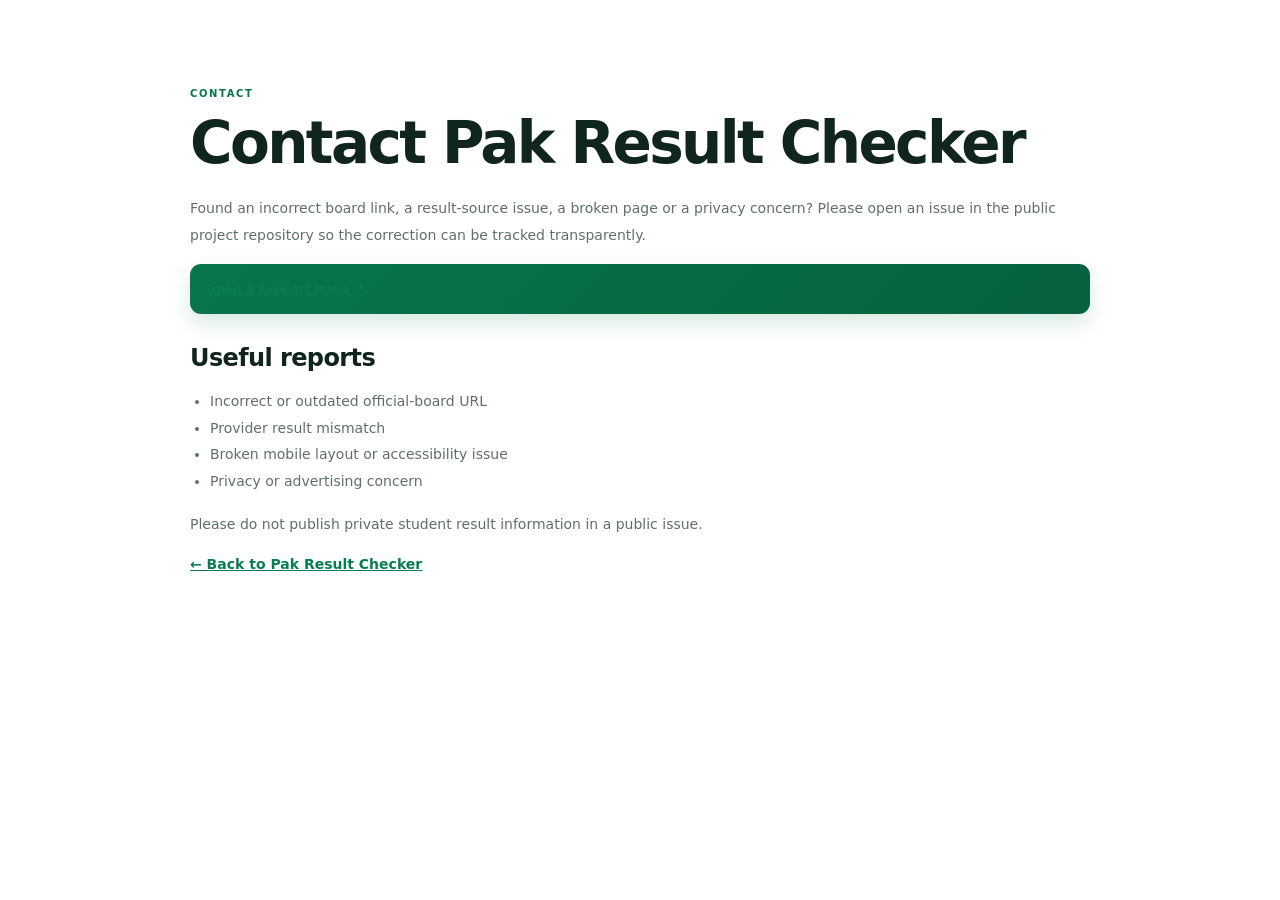
<file: contact.html>
<!doctype html>
<html lang="en-PK">
<head>
  <!-- Google AdSense -->
  <script async src="https://pagead2.googlesyndication.com/pagead/js/adsbygoogle.js?client=ca-pub-5179042048080611" crossorigin="anonymous"></script><meta charset="utf-8"><meta name="viewport" content="width=device-width,initial-scale=1,viewport-fit=cover"><meta name="robots" content="index,follow"><meta name="description" content="Contact Pak Result Checker about result-source corrections, broken links, privacy and website feedback."><link rel="canonical" href="https://pak-result-checker.vercel.app/contact.html"><link rel="icon" href="/favicon.svg" type="image/svg+xml"><link rel="stylesheet" href="styles.css"><link rel="stylesheet" href="responsive.css"><title>Contact | Pak Result Checker</title></head>
<body><a class="skip-link" href="#contact">Skip to content</a><main class="section" id="contact"><div class="container legal-page"><span class="eyebrow">CONTACT</span><h1>Contact Pak Result Checker</h1><p>Found an incorrect board link, a result-source issue, a broken page or a privacy concern? Please open an issue in the public project repository so the correction can be tracked transparently.</p><p><a class="primary-btn" href="https://github.com/bc878vu/pak-result-checker/issues" target="_blank" rel="noopener noreferrer">Open a support issue ↗</a></p><h2>Useful reports</h2><ul><li>Incorrect or outdated official-board URL</li><li>Provider result mismatch</li><li>Broken mobile layout or accessibility issue</li><li>Privacy or advertising concern</li></ul><p>Please do not publish private student result information in a public issue.</p><p><a href="/">← Back to Pak Result Checker</a></p></div></main></body></html>
</file>
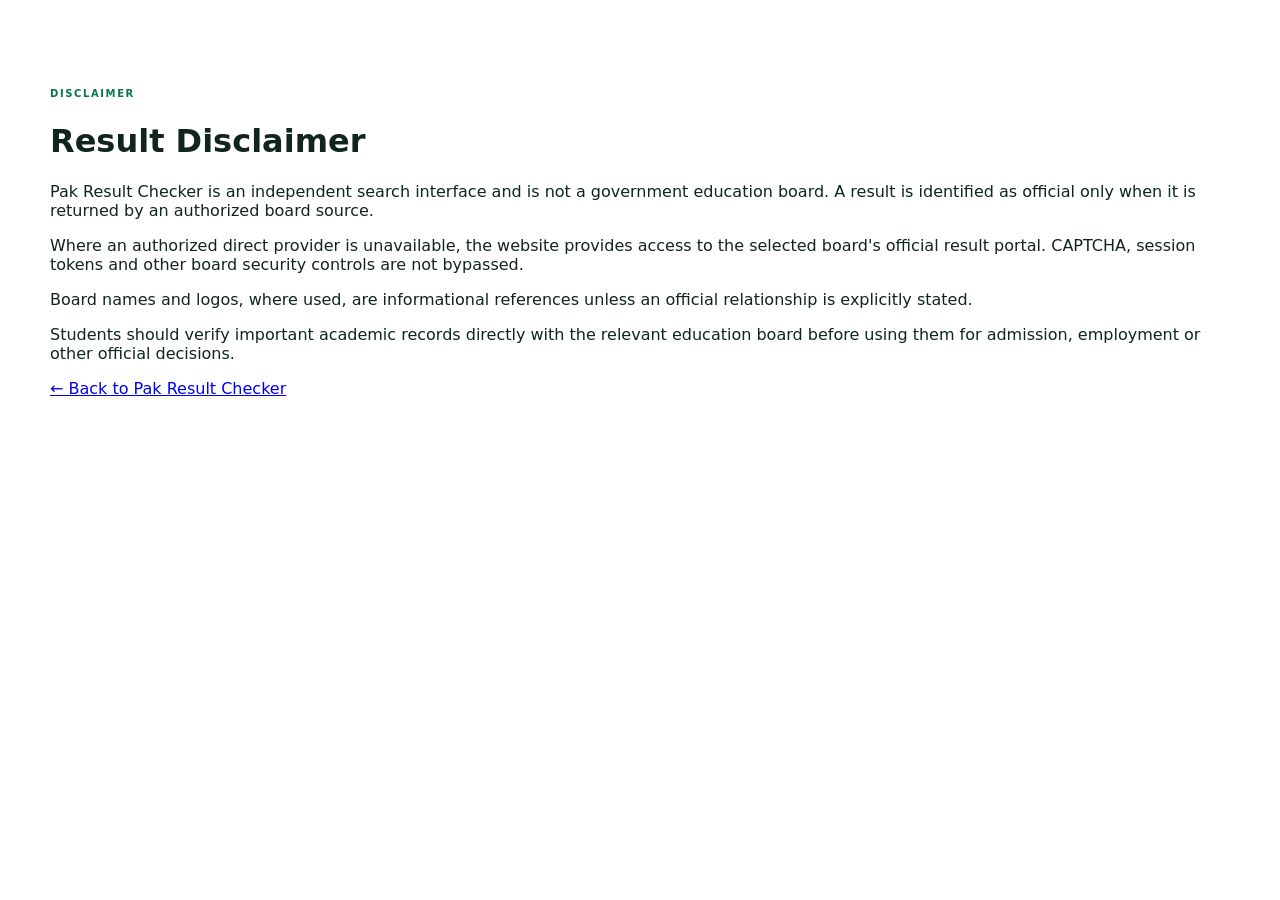
<file: disclaimer.html>
<!doctype html><html lang="en-PK"><head>
  <!-- Google AdSense -->
  <script async src="https://pagead2.googlesyndication.com/pagead/js/adsbygoogle.js?client=ca-pub-5179042048080611" crossorigin="anonymous"></script><meta charset="utf-8"><meta name="viewport" content="width=device-width,initial-scale=1,viewport-fit=cover"><meta name="robots" content="index,follow"><meta name="description" content="Result source and verification disclaimer for Pak Result Checker."><link rel="canonical" href="https://pak-result-checker.vercel.app/disclaimer.html"><link rel="icon" href="/favicon.svg" type="image/svg+xml"><title>Result Disclaimer | Pak Result Checker</title><link rel="stylesheet" href="styles.css"><link rel="stylesheet" href="responsive.css"></head><body><a class="skip-link" href="#disclaimer">Skip to disclaimer</a><main class="section" id="disclaimer"><div class="container"><span class="eyebrow">DISCLAIMER</span><h1>Result Disclaimer</h1><p>Pak Result Checker is an independent search interface and is not a government education board. A result is identified as official only when it is returned by an authorized board source.</p><p>Where an authorized direct provider is unavailable, the website provides access to the selected board's official result portal. CAPTCHA, session tokens and other board security controls are not bypassed.</p><p>Board names and logos, where used, are informational references unless an official relationship is explicitly stated.</p><p>Students should verify important academic records directly with the relevant education board before using them for admission, employment or other official decisions.</p><p><a href="/">← Back to Pak Result Checker</a></p></div></main></body></html>
</file>
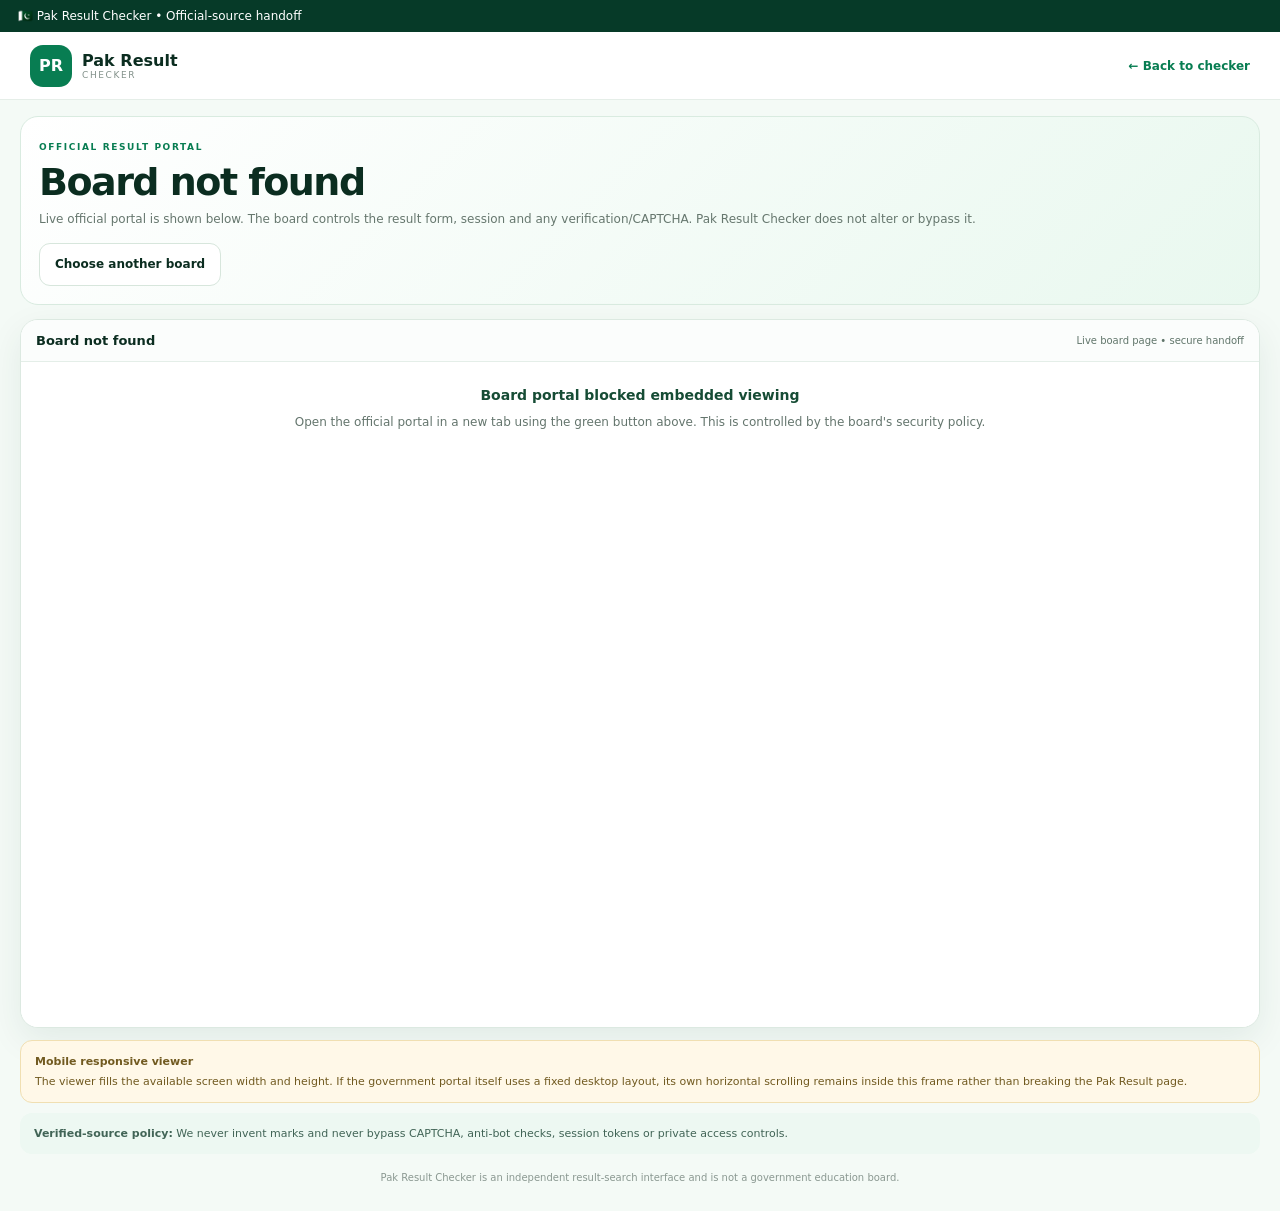
<file: official-result.html>
<!doctype html>
<html lang="en-PK">
<head>
  <!-- Google AdSense -->
  <script async src="https://pagead2.googlesyndication.com/pagead/js/adsbygoogle.js?client=ca-pub-5179042048080611" crossorigin="anonymous"></script>
<meta charset="utf-8">
<meta name="viewport" content="width=device-width,initial-scale=1,viewport-fit=cover">
<meta name="robots" content="noindex,nofollow">
<meta name="theme-color" content="#075b3b">
<link rel="icon" href="/favicon.svg" type="image/svg+xml">
<title>Official Board Result Portal — Pak Result Checker</title>
<style>
:root{font-family:Inter,system-ui,-apple-system,Segoe UI,sans-serif;color:#0b2d20;background:#f4faf6}*{box-sizing:border-box}html,body{margin:0;min-height:100%;overflow-x:hidden}body{background:#f4faf6}.top{background:#063a28;color:#fff;padding:9px 18px;font-size:12px}.nav{min-height:68px;background:#fff;border-bottom:1px solid #e5eee8;display:flex;align-items:center;justify-content:space-between;padding:0 max(14px,calc((100% - 1220px)/2));gap:14px;position:sticky;top:0;z-index:10}.brand{display:flex;align-items:center;gap:10px;color:#0b2d20;text-decoration:none}.mark{display:grid;place-items:center;width:42px;height:42px;border-radius:13px;background:#087d52;color:#fff;font-weight:900}.brand b{display:block;font-size:16px}.brand small{display:block;letter-spacing:.18em;color:#82918a;font-size:9px}.back{font-weight:800;color:#087d52;text-decoration:none;font-size:12px}.wrap{width:min(1240px,calc(100% - 20px));margin:16px auto 28px}.head{background:linear-gradient(135deg,#fff,#e9f8ef);border:1px solid #d9ebe0;border-radius:18px;padding:18px}.eyebrow{font-size:9px;font-weight:900;letter-spacing:.18em;color:#087d52}.head h1{margin:6px 0;font-size:clamp(24px,4vw,38px);letter-spacing:-.04em;overflow-wrap:anywhere}.head p{margin:0;color:#66776e;line-height:1.55;font-size:12px}.actions{display:flex;gap:9px;flex-wrap:wrap;margin-top:14px}.btn{display:inline-flex;align-items:center;justify-content:center;min-height:43px;padding:0 15px;border-radius:11px;border:1px solid #d7e6dc;background:#fff;color:#0b2d20;text-decoration:none;font-weight:800;font-size:12px}.btn.primary{background:#087d52;color:#fff;border-color:#087d52}.viewer{margin-top:14px;background:#fff;border:1px solid #dce9e1;border-radius:18px;overflow:hidden;box-shadow:0 12px 35px rgba(10,70,45,.08)}.viewer-head{display:flex;align-items:center;justify-content:space-between;gap:12px;padding:13px 15px;border-bottom:1px solid #e4eee8;background:#fbfdfc}.viewer-head strong{font-size:13px}.viewer-head span{font-size:10px;color:#60756a}.frame-shell{width:100%;height:calc(100vh - 235px);min-height:650px;overflow:auto;background:#fff;position:relative}.frame-shell iframe{display:block;width:100%;height:100%;min-height:650px;border:0;background:#fff}.frame-fallback{display:none;padding:22px;text-align:center;color:#64756d;font-size:12px;line-height:1.65}.frame-fallback b{display:block;color:#164c35;font-size:14px;margin-bottom:6px}.notice{margin-top:12px;padding:12px 14px;background:#fff8e8;border:1px solid #f0dfb2;border-radius:12px;color:#715a20;font-size:11px;line-height:1.55}.notice strong{display:block;margin-bottom:3px}.privacy{margin-top:10px;padding:12px 14px;border-radius:12px;background:#edf8f2;color:#416456;font-size:11px;line-height:1.55}.footer{margin:18px 0 8px;text-align:center;color:#8a9891;font-size:10px}@media(max-width:700px){.top{padding:8px 12px;font-size:10px}.nav{min-height:58px;padding:8px 11px}.brand b{font-size:14px}.back{font-size:10px}.wrap{width:calc(100% - 12px);margin:8px auto 20px}.head{padding:14px;border-radius:14px}.head p{font-size:11px}.actions .btn{width:100%}.viewer{margin-top:9px;border-radius:13px}.viewer-head{padding:11px 12px}.frame-shell{height:calc(100vh - 205px);min-height:620px}.frame-shell iframe{min-height:620px}.notice,.privacy{font-size:10px}}
</style>
</head>
<body>
<div class="top">🇵🇰 Pak Result Checker • Official-source handoff</div>
<header class="nav"><a class="brand" href="/"><span class="mark">PR</span><span><b>Pak Result</b><small>CHECKER</small></span></a><a class="back" href="/#check">← Back to checker</a></header>
<main class="wrap">
<section class="head"><span class="eyebrow">OFFICIAL RESULT PORTAL</span><h1 id="title">Loading board…</h1><p>Live official portal is shown below. The board controls the result form, session and any verification/CAPTCHA. Pak Result Checker does not alter or bypass it.</p><div class="actions"><a id="open" class="btn primary" href="#" target="_blank" rel="noopener noreferrer">Open official portal ↗</a><a class="btn" href="/#check">Choose another board</a></div></section>
<section class="viewer"><div class="viewer-head"><strong id="viewerTitle">Official result portal</strong><span>Live board page • secure handoff</span></div><div class="frame-shell"><iframe id="portalFrame" title="Official board result portal" loading="eager" referrerpolicy="strict-origin-when-cross-origin"></iframe><div class="frame-fallback" id="fallback"><b>Board portal blocked embedded viewing</b>Open the official portal in a new tab using the green button above. This is controlled by the board's security policy.</div></div></section>
<div class="notice"><strong>Mobile responsive viewer</strong>The viewer fills the available screen width and height. If the government portal itself uses a fixed desktop layout, its own horizontal scrolling remains inside this frame rather than breaking the Pak Result page.</div>
<div class="privacy"><b>Verified-source policy:</b> We never invent marks and never bypass CAPTCHA, anti-bot checks, session tokens or private access controls.</div>
<div class="footer">Pak Result Checker is an independent result-search interface and is not a government education board.</div>
</main>
<script>
const boards={
'BISE Lahore':'https://result.biselahore.com/','BISE Gujranwala':'https://www.bisegrw.edu.pk/','BISE Rawalpindi':'https://results.biserawalpindi.edu.pk/','BISE Multan':'https://results.bisemultan.edu.pk/','BISE Faisalabad':'https://result.bisefsd.edu.pk/','BISE Sargodha':'https://www.bisesargodha.edu.pk/content/BoardResult.aspx','BISE Bahawalpur':'https://bisebwp.edu.pk/','BISE DG Khan':'https://www.bisedgkhan.edu.pk/result/res-int-all.php','BISE Sahiwal':'https://bisesahiwal.edu.pk/','Federal Board (FBISE)':'https://portal.fbise.edu.pk/fbise-conduct/result/','BSEK Karachi':'https://www.bsek.edu.pk/','BIEK Karachi':'https://www.biek.edu.pk/Result-Declaration-default.asp','BISE Hyderabad':'https://biseh.edu.pk/','BISE Sukkur':'https://bisesuksindh.edu.pk/','BISE Larkana':'https://www.biselrk.edu.pk/ResultsHSC.aspx/Default.aspx','BISE Peshawar':'https://cloud.bisep.edu.pk/','BISE Mardan':'https://web.bisemdn.edu.pk/','BISE Abbottabad':'https://www.biseatd.edu.pk/exams/r_ssc_a/r_ssc_a.php','BISE Swat':'https://portal1.bisess.edu.pk/site/home/results-section','BISE Bannu':'https://portal.biseb.edu.pk/biseb_online_admission/OnlineDMC/','BISE Kohat':'https://www.bisekt.edu.pk/result','BISE Dera Ismail Khan':'https://www.bisedik.edu.pk/','BISE Malakand':'https://www.bisemalakand.edu.pk/result','BISE Quetta (BBISE)':'https://result.bbise.edu.pk/','AJK BISE Mirpur':'https://ajkbise.edu.pk/'
};
const params=new URLSearchParams(location.search),name=params.get('board'),url=boards[name];
const title=document.getElementById('title'),viewerTitle=document.getElementById('viewerTitle'),open=document.getElementById('open'),frame=document.getElementById('portalFrame'),fallback=document.getElementById('fallback');
if(url){title.textContent=name;viewerTitle.textContent=name+' — official result portal';open.href=url;frame.src=url;document.title=name+' Official Result Portal — Pak Result Checker'}else{title.textContent='Board not found';viewerTitle.textContent='Board not found';open.style.display='none';frame.style.display='none';fallback.style.display='block'}
</script>
</body>
</html>
</file>
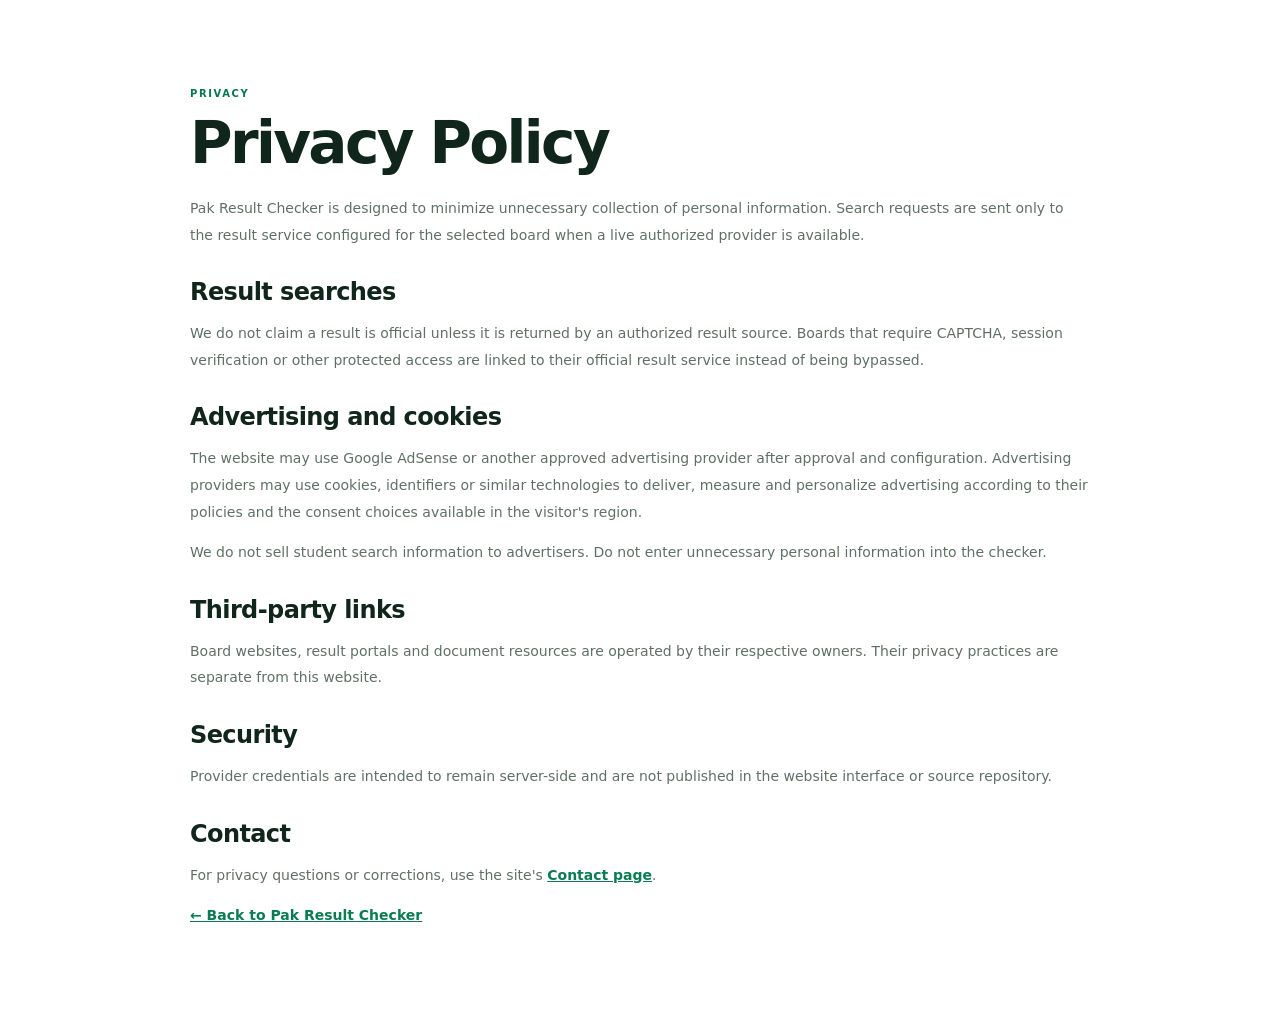
<file: privacy.html>
<!doctype html><html lang="en-PK"><head>
  <!-- Google AdSense -->
  <script async src="https://pagead2.googlesyndication.com/pagead/js/adsbygoogle.js?client=ca-pub-5179042048080611" crossorigin="anonymous"></script><meta charset="utf-8"><meta name="viewport" content="width=device-width,initial-scale=1,viewport-fit=cover"><meta name="robots" content="index,follow"><meta name="description" content="Privacy Policy for Pak Result Checker, a Pakistan education board result search platform."><link rel="canonical" href="https://pak-result-checker.vercel.app/privacy.html"><link rel="icon" href="/favicon.svg" type="image/svg+xml"><link rel="stylesheet" href="styles.css"><link rel="stylesheet" href="responsive.css"><title>Privacy Policy | Pak Result Checker</title></head><body><a class="skip-link" href="#privacy">Skip to privacy policy</a><main class="section" id="privacy"><div class="container legal-page"><span class="eyebrow">PRIVACY</span><h1>Privacy Policy</h1><p>Pak Result Checker is designed to minimize unnecessary collection of personal information. Search requests are sent only to the result service configured for the selected board when a live authorized provider is available.</p><h2>Result searches</h2><p>We do not claim a result is official unless it is returned by an authorized result source. Boards that require CAPTCHA, session verification or other protected access are linked to their official result service instead of being bypassed.</p><h2>Advertising and cookies</h2><p>The website may use Google AdSense or another approved advertising provider after approval and configuration. Advertising providers may use cookies, identifiers or similar technologies to deliver, measure and personalize advertising according to their policies and the consent choices available in the visitor's region.</p><p>We do not sell student search information to advertisers. Do not enter unnecessary personal information into the checker.</p><h2>Third-party links</h2><p>Board websites, result portals and document resources are operated by their respective owners. Their privacy practices are separate from this website.</p><h2>Security</h2><p>Provider credentials are intended to remain server-side and are not published in the website interface or source repository.</p><h2>Contact</h2><p>For privacy questions or corrections, use the site's <a href="/contact.html">Contact page</a>.</p><p><a href="/">← Back to Pak Result Checker</a></p></div></main></body></html>
</file>
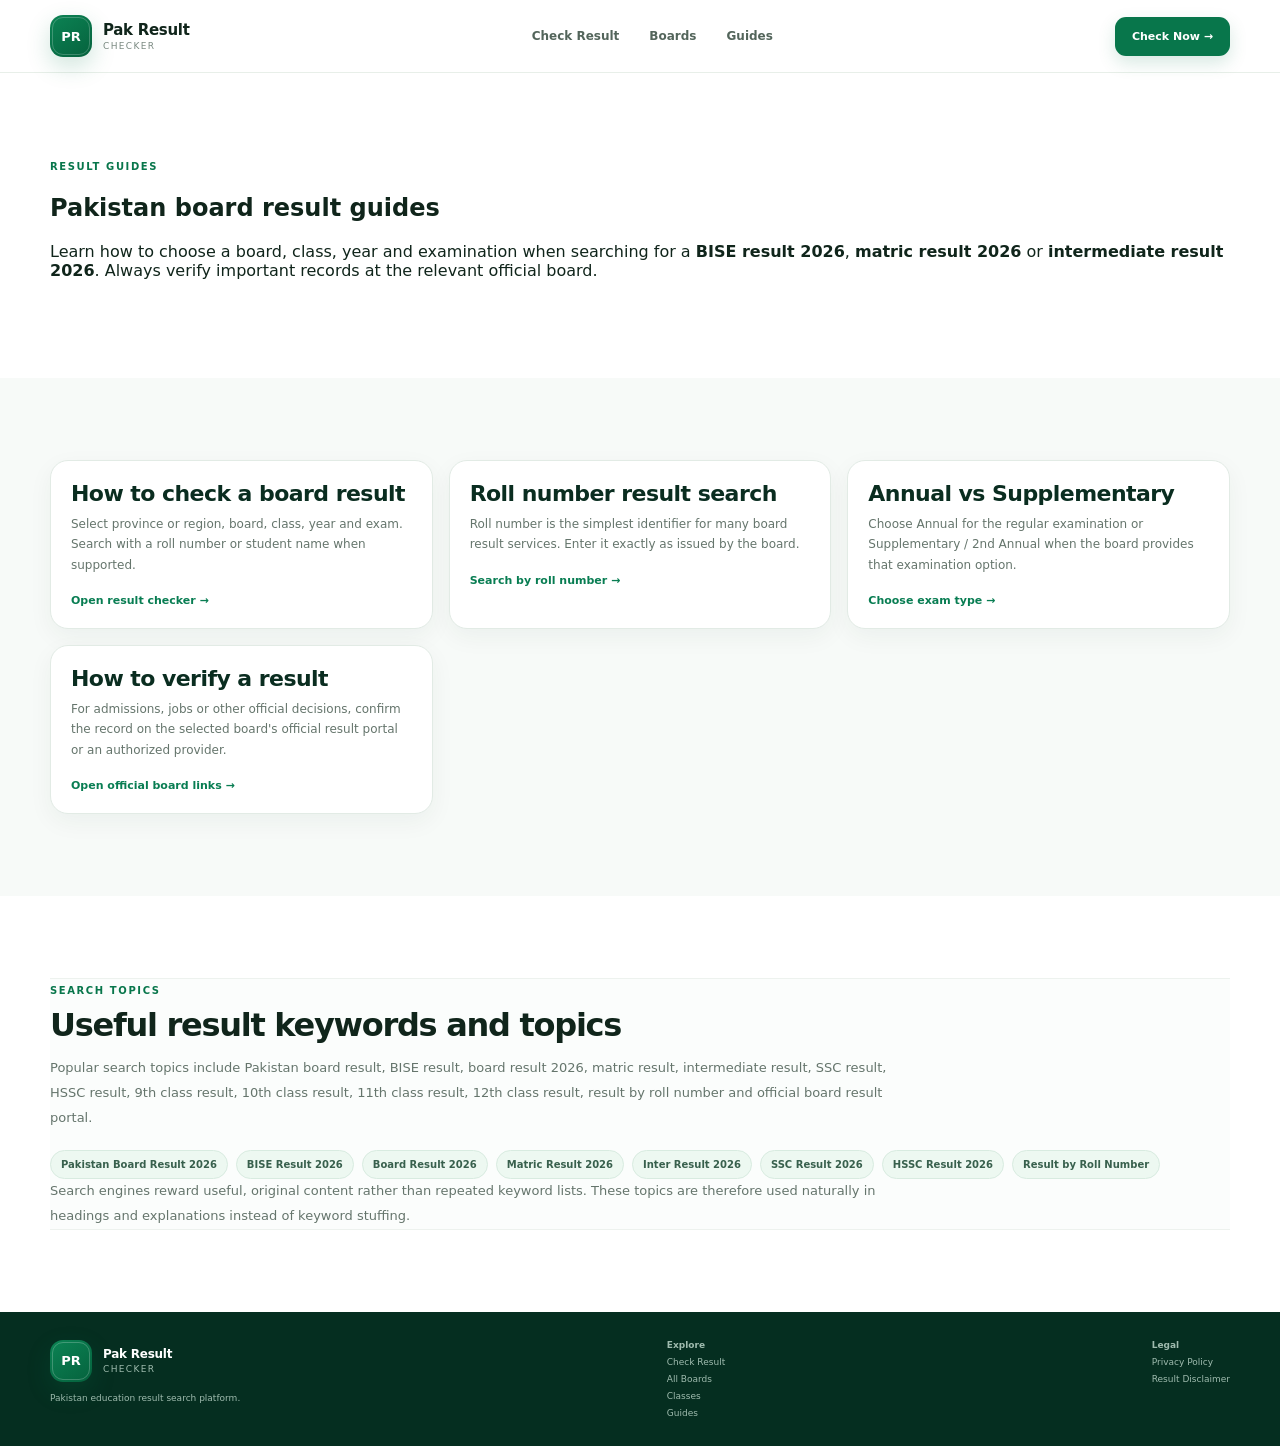
<file: result-guides.html>
<!doctype html><html lang="en-PK"><head>
  <!-- Google AdSense -->
  <script async src="https://pagead2.googlesyndication.com/pagead/js/adsbygoogle.js?client=ca-pub-5179042048080611" crossorigin="anonymous"></script><meta charset="utf-8"><meta name="viewport" content="width=device-width,initial-scale=1"><title>Pakistan Result Guides 2026 — BISE, Matric & Inter Results</title><meta name="description" content="Helpful guides for checking Pakistan board results, BISE results, matric and intermediate results, roll number searches, official portals and result verification."><meta name="robots" content="index,follow,max-image-preview:large,max-snippet:-1,max-video-preview:-1"><link rel="canonical" href="https://pak-result-checker.vercel.app/result-guides.html"><link rel="icon" href="/favicon.svg" type="image/svg+xml"><link rel="stylesheet" href="/styles.css"><link rel="stylesheet" href="/responsive.css"><meta property="og:type" content="website"><meta property="og:title" content="Pakistan Result Guides 2026"><meta property="og:description" content="Guides for Pakistan board result searches and official verification."><meta property="og:url" content="https://pak-result-checker.vercel.app/result-guides.html"><meta property="og:image" content="https://pak-result-checker.vercel.app/og-image.svg"><script type="application/ld+json">{"@context":"https://schema.org","@type":"WebPage","name":"Pakistan Result Guides 2026","url":"https://pak-result-checker.vercel.app/result-guides.html","description":"Helpful information for Pakistan board result searches."}</script><script type="application/ld+json">{"@context":"https://schema.org","@type":"BreadcrumbList","itemListElement":[{"@type":"ListItem","position":1,"name":"Home","item":"https://pak-result-checker.vercel.app/"},{"@type":"ListItem","position":2,"name":"Result Guides","item":"https://pak-result-checker.vercel.app/result-guides.html"}]}</script></head><body><header class="header"><div class="container nav"><a class="brand" href="/"><span class="brand-mark">PR</span><span><strong>Pak Result</strong><small>CHECKER</small></span></a><nav aria-label="Primary"><a href="/">Check Result</a><a href="/board-results.html">Boards</a><a href="/result-guides.html" aria-current="page">Guides</a></nav><a class="nav-cta" href="/#check">Check Now →</a></div></header><main><section class="section"><div class="container"><span class="eyebrow">RESULT GUIDES</span><h1>Pakistan board result guides</h1><p>Learn how to choose a board, class, year and examination when searching for a <strong>BISE result 2026</strong>, <strong>matric result 2026</strong> or <strong>intermediate result 2026</strong>. Always verify important records at the relevant official board.</p></div></section><section class="section soft"><div class="container"><div class="seo-board-grid"><article><h2>How to check a board result</h2><p>Select province or region, board, class, year and exam. Search with a roll number or student name when supported.</p><a href="/#check">Open result checker →</a></article><article><h2>Roll number result search</h2><p>Roll number is the simplest identifier for many board result services. Enter it exactly as issued by the board.</p><a href="/#check">Search by roll number →</a></article><article><h2>Annual vs Supplementary</h2><p>Choose Annual for the regular examination or Supplementary / 2nd Annual when the board provides that examination option.</p><a href="/#check">Choose exam type →</a></article><article><h2>How to verify a result</h2><p>For admissions, jobs or other official decisions, confirm the record on the selected board's official result portal or an authorized provider.</p><a href="/board-results.html">Open official board links →</a></article></div></div></section><section class="section"><div class="container seo-content"><span class="eyebrow">SEARCH TOPICS</span><h2>Useful result keywords and topics</h2><p>Popular search topics include Pakistan board result, BISE result, board result 2026, matric result, intermediate result, SSC result, HSSC result, 9th class result, 10th class result, 11th class result, 12th class result, result by roll number and official board result portal.</p><div class="seo-tags"><span>Pakistan Board Result 2026</span><span>BISE Result 2026</span><span>Board Result 2026</span><span>Matric Result 2026</span><span>Inter Result 2026</span><span>SSC Result 2026</span><span>HSSC Result 2026</span><span>Result by Roll Number</span></div><p>Search engines reward useful, original content rather than repeated keyword lists. These topics are therefore used naturally in headings and explanations instead of keyword stuffing.</p></div></section></main><footer><div class="container footer-inner"><div><a class="brand footer-brand" href="/"><span class="brand-mark">PR</span><span><strong>Pak Result</strong><small>CHECKER</small></span></a><p>Pakistan education result search platform.</p></div><div><b>Explore</b><a href="/">Check Result</a><a href="/board-results.html">All Boards</a><a href="/class-results.html">Classes</a><a href="/result-guides.html">Guides</a></div><div><b>Legal</b><a href="/privacy.html">Privacy Policy</a><a href="/disclaimer.html">Result Disclaimer</a></div></div></footer></body></html>
</file>
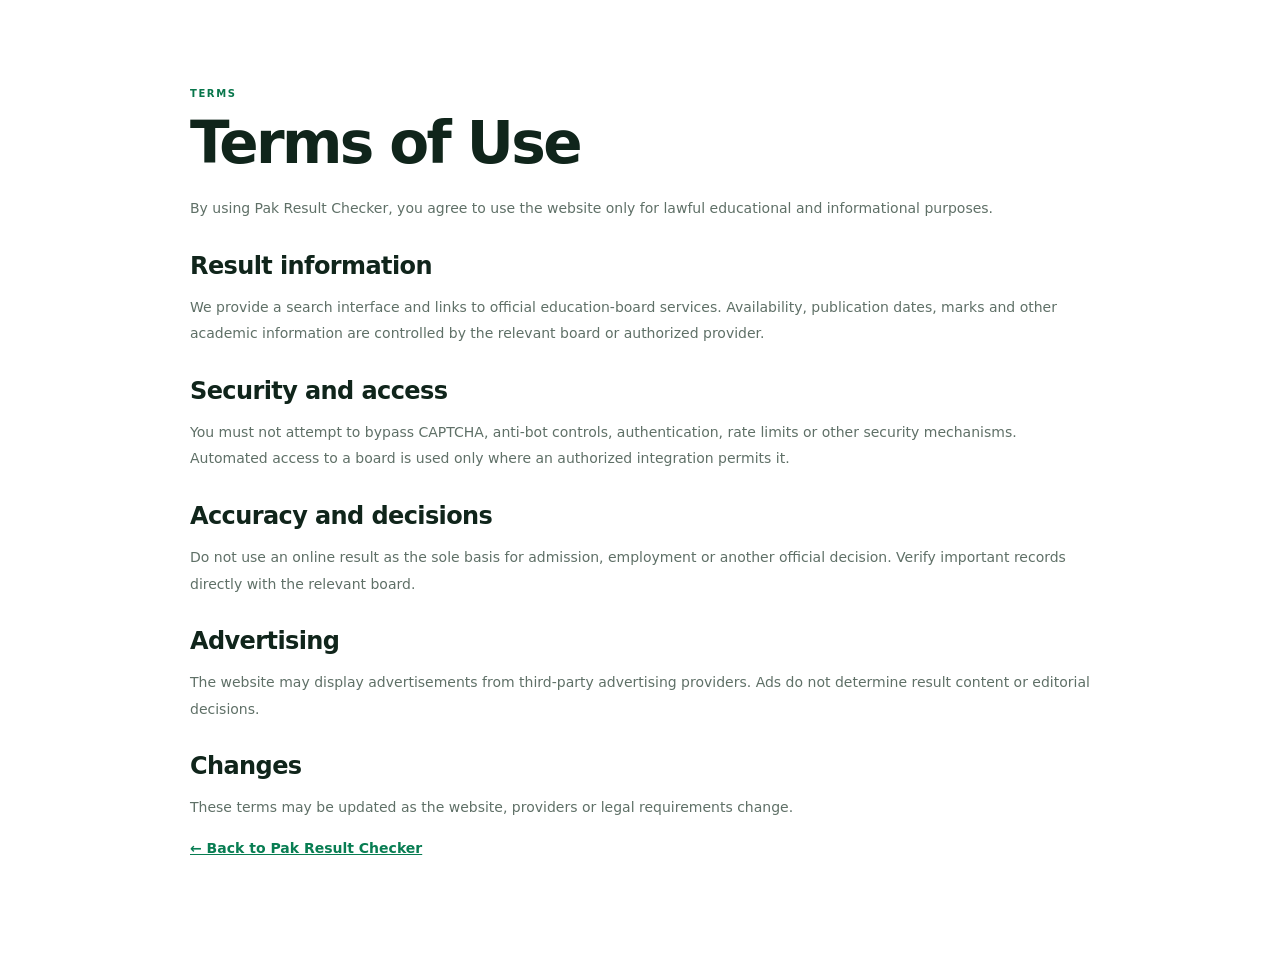
<file: terms.html>
<!doctype html>
<html lang="en-PK">
<head>
  <!-- Google AdSense -->
  <script async src="https://pagead2.googlesyndication.com/pagead/js/adsbygoogle.js?client=ca-pub-5179042048080611" crossorigin="anonymous"></script><meta charset="utf-8"><meta name="viewport" content="width=device-width,initial-scale=1,viewport-fit=cover"><meta name="robots" content="index,follow"><meta name="description" content="Terms of Use for Pak Result Checker."><link rel="canonical" href="https://pak-result-checker.vercel.app/terms.html"><link rel="icon" href="/favicon.svg" type="image/svg+xml"><link rel="stylesheet" href="styles.css"><link rel="stylesheet" href="responsive.css"><title>Terms of Use | Pak Result Checker</title></head>
<body><a class="skip-link" href="#terms">Skip to content</a><main class="section" id="terms"><div class="container legal-page"><span class="eyebrow">TERMS</span><h1>Terms of Use</h1><p>By using Pak Result Checker, you agree to use the website only for lawful educational and informational purposes.</p><h2>Result information</h2><p>We provide a search interface and links to official education-board services. Availability, publication dates, marks and other academic information are controlled by the relevant board or authorized provider.</p><h2>Security and access</h2><p>You must not attempt to bypass CAPTCHA, anti-bot controls, authentication, rate limits or other security mechanisms. Automated access to a board is used only where an authorized integration permits it.</p><h2>Accuracy and decisions</h2><p>Do not use an online result as the sole basis for admission, employment or another official decision. Verify important records directly with the relevant board.</p><h2>Advertising</h2><p>The website may display advertisements from third-party advertising providers. Ads do not determine result content or editorial decisions.</p><h2>Changes</h2><p>These terms may be updated as the website, providers or legal requirements change.</p><p><a href="/">← Back to Pak Result Checker</a></p></div></main></body></html>
</file>
<file: styles.css>
*{box-sizing:border-box}html{scroll-behavior:smooth}body{margin:0;font-family:Inter,system-ui,-apple-system,BlinkMacSystemFont,"Segoe UI",sans-serif;color:#10251b;background:#fff;-webkit-font-smoothing:antialiased;overflow-x:hidden}.container{width:min(1180px,calc(100% - 40px));margin:auto}.topbar{background:#063a28;color:#d9f4e5;font-size:11px}.topbar-inner{min-height:34px;display:flex;align-items:center;justify-content:space-between;gap:20px}.header{position:sticky;top:0;z-index:20;background:rgba(255,255,255,.92);backdrop-filter:blur(16px);border-bottom:1px solid #e8efe9}.nav{height:72px;display:flex;align-items:center;justify-content:space-between}.brand{display:flex;align-items:center;gap:11px;text-decoration:none;color:#10251b;min-width:0}.brand-mark{width:42px;height:42px;border-radius:13px;background:linear-gradient(145deg,#0c8354,#05623d);color:#fff;display:grid;place-items:center;font-weight:800;font-size:13px;box-shadow:0 9px 24px rgba(8,118,75,.2);flex:0 0 auto}.brand strong{display:block;font-size:15px;letter-spacing:-.02em}.brand small{display:block;color:#7a8981;font-size:9px;letter-spacing:.15em;margin-top:2px}.nav nav{display:flex;gap:30px}.nav nav a{color:#53655b;text-decoration:none;font-size:12px;font-weight:700;transition:.18s}.nav nav a:hover{color:#08764b}.nav-cta{display:inline-flex;gap:14px;align-items:center;background:#08764b;color:#fff;text-decoration:none;padding:13px 17px;border-radius:11px;font-size:11px;font-weight:800;box-shadow:0 7px 18px rgba(8,118,75,.16);white-space:nowrap}.nav-cta:hover{background:#06643f}.hero{position:relative;overflow:hidden;background:radial-gradient(circle at 88% 8%,rgba(184,237,208,.7),transparent 28%),radial-gradient(circle at 10% 100%,rgba(219,247,231,.7),transparent 30%),linear-gradient(135deg,#f7fcf8,#eef9f3);padding:74px 0 82px}.hero:after{content:"";position:absolute;width:380px;height:380px;border:1px solid rgba(8,118,75,.08);border-radius:50%;right:-170px;bottom:-240px}.hero-grid{display:grid;grid-template-columns:minmax(0,1fr) 510px;gap:68px;align-items:center;position:relative;z-index:1}.pill{display:inline-flex;align-items:center;gap:8px;font-size:10px;letter-spacing:.14em;font-weight:800;color:#08764b;background:#e7f7ee;border:1px solid #cfeadd;padding:8px 11px;border-radius:99px}.pill span{width:6px;height:6px;border-radius:50%;background:#18a76a;box-shadow:0 0 0 4px rgba(24,167,106,.08)}.hero h1{font-size:57px;line-height:1.02;letter-spacing:-.055em;margin:17px 0 20px;max-width:650px}.hero h1 em{font-style:normal;color:#08764b}.hero-copy>p{font-size:15px;line-height:1.85;color:#607068;max-width:590px;margin:0}.hero-points{display:flex;flex-wrap:wrap;gap:10px;margin-top:28px}.hero-points span{font-size:11px;font-weight:800;color:#345747;background:rgba(255,255,255,.62);border:1px solid #d9eae0;border-radius:99px;padding:8px 10px}.checker-card{background:rgba(255,255,255,.98);border:1px solid #dce9e1;border-radius:24px;padding:27px;box-shadow:0 26px 75px rgba(24,73,47,.14)}.card-top{display:flex;justify-content:space-between;align-items:flex-start;margin-bottom:18px;gap:12px}.card-top small{font-size:9px;letter-spacing:.15em;color:#779084;font-weight:800}.card-top h2{margin:6px 0 0;font-size:25px;letter-spacing:-.03em}.secure{font-size:10px;color:#23754f;font-weight:800;background:#edf8f2;padding:7px 9px;border-radius:99px;white-space:nowrap}.secure i{display:inline-block;width:6px;height:6px;border-radius:50%;background:#24aa6c;margin-right:5px}.source-note{display:flex;gap:10px;align-items:flex-start;background:#f2faf5;border:1px solid #d7ebdf;color:#426353;border-radius:13px;padding:12px;margin-bottom:18px}.source-icon{width:25px;height:25px;flex:0 0 25px;border-radius:8px;background:#08764b;color:#fff;display:grid;place-items:center;font-size:11px;font-weight:900}.source-note b{display:block;font-size:10px;color:#21563f;margin-bottom:3px}.source-note small{display:block;font-size:10px;line-height:1.55;color:#6a7b72}.form-grid{display:grid;grid-template-columns:1fr 1fr;gap:13px}label>span{display:block;font-size:10px;font-weight:800;color:#53665c;margin:0 0 7px}select,input{width:100%;height:47px;border:1px solid #d9e6df;border-radius:11px;background:#fff;padding:0 12px;font:inherit;font-size:12px;color:#152a20;outline:none;transition:border-color .18s,box-shadow .18s,background .18s;min-width:0}select:hover,input:hover{border-color:#c5d9ce}select:focus,input:focus{border-color:#48a97d;box-shadow:0 0 0 4px rgba(72,169,125,.1)}input::placeholder{color:#9aa69f}.search-field{display:block;margin-top:15px}.search-field small{display:block;color:#7b8982;font-size:9px;margin-top:7px}.input-wrap{position:relative}.input-wrap>span{position:absolute;left:13px;top:12px;color:#7d8d84;font-size:18px}.input-wrap input{padding-left:35px}.primary-btn{width:100%;height:50px;border:0;border-radius:11px;background:linear-gradient(135deg,#08764b,#06613e);color:#fff;margin-top:16px;display:flex;align-items:center;justify-content:space-between;padding:0 16px;font:inherit;font-size:12px;font-weight:800;cursor:pointer;transition:.18s;box-shadow:0 9px 20px rgba(8,118,75,.16);touch-action:manipulation}.primary-btn:hover{transform:translateY(-1px);box-shadow:0 12px 25px rgba(8,118,75,.21)}.primary-btn:disabled{opacity:.65;cursor:wait;transform:none;box-shadow:none}.privacy-note{text-align:center;color:#829089;font-size:9px;margin-top:10px}.ad-wrap{padding:17px 0}.ad-slot{min-height:74px;border:1px dashed #d6e4dc;border-radius:12px;background:#fbfdfc;display:flex;align-items:center;justify-content:center;color:#a1aea7;font-size:8px;letter-spacing:.13em}.ad-wide{min-height:100px}.mobile-ad{display:none}.trust-strip{background:#063a28;color:#fff}.trust-grid{display:grid;grid-template-columns:repeat(4,1fr);padding:24px 0}.trust-grid div{text-align:center;border-right:1px solid rgba(255,255,255,.13)}.trust-grid div:last-child{border:0}.trust-grid b{display:block;font-size:21px;letter-spacing:-.03em}.trust-grid span{display:block;font-size:9px;color:#acd2bd;margin-top:5px}.section{padding:82px 0}.section.soft{background:#f7faf8}.section-heading{display:flex;justify-content:space-between;align-items:end;gap:30px;margin-bottom:28px}.section-heading h2{font-size:33px;margin:8px 0 0;letter-spacing:-.04em}.section-heading p{max-width:470px;color:#6d7c73;font-size:12px;line-height:1.75;margin:0}.eyebrow{font-size:10px;letter-spacing:.16em;font-weight:800;color:#08764b}.centered{display:block;text-align:center}.centered p{margin:13px auto 0}.board-toolbar{display:grid;grid-template-columns:250px minmax(240px,1fr) auto;align-items:end;gap:13px;margin-bottom:18px}.board-toolbar label{display:block}.board-search input{height:43px}.board-count{font-size:10px;font-weight:800;color:#557066;background:#edf6f0;border:1px solid #dbeae0;border-radius:999px;padding:9px 12px;white-space:nowrap}.board-grid{display:grid;grid-template-columns:repeat(4,1fr);gap:13px}.board{border:1px solid #e0e9e3;background:#fff;border-radius:15px;min-height:139px;display:flex;flex-direction:column;text-align:left;transition:transform .18s,border-color .18s,box-shadow .18s;overflow:hidden}.board:hover{transform:translateY(-3px);border-color:#a9cfba;box-shadow:0 14px 34px rgba(30,83,54,.09)}.board-main{appearance:none;border:0!important;outline:0;background:transparent;text-align:left;padding:17px 17px 10px;display:flex;flex-direction:column;flex:1;cursor:pointer;color:#10251b;font:inherit;width:100%;touch-action:manipulation}.board-main:focus-visible{box-shadow:inset 0 0 0 3px rgba(8,118,75,.14)}.board-main .icon{width:33px;height:33px;border-radius:9px;background:#eaf6ef;display:grid;place-items:center;color:#08764b;font-weight:900;font-size:9px}.board-main strong{font-size:12px;margin-top:10px}.board-main small{color:#7b8880;font-size:9px;margin-top:4px}.board-link{display:block;text-decoration:none;border-top:1px solid #edf1ee;padding:10px 17px;color:#08764b;font-size:9px;font-weight:800;background:#fbfdfc}.board-link:hover{background:#eff8f3}.empty-board{border:1px dashed #cfdfd5;border-radius:14px;background:#fbfdfc;padding:25px;text-align:center;color:#718078;font-size:12px}.steps{display:grid;grid-template-columns:repeat(4,1fr);gap:16px}.steps article{background:#fff;border:1px solid #e2eae4;border-radius:16px;padding:22px;box-shadow:0 5px 18px rgba(35,72,53,.025)}.steps article>span{font-size:10px;font-weight:900;color:#08764b}.step-icon{margin-top:12px;font-size:20px;color:#08764b}.steps h3{font-size:14px;margin:8px 0 7px}.steps p{font-size:10px;color:#728078;line-height:1.7;margin:0}.feature-grid{display:grid;grid-template-columns:minmax(0,1fr) 420px;gap:80px;align-items:center}.feature-grid h2{font-size:36px;letter-spacing:-.045em;margin:8px 0 13px}.feature-grid p{color:#6c7a72;font-size:12px;line-height:1.85;max-width:580px}.feature-list{display:grid;grid-template-columns:1fr 1fr;gap:12px;margin-top:23px;color:#3d574a;font-size:10px;font-weight:800}.mini-result{background:linear-gradient(150deg,#fbfffc,#f1faf5);border:1px solid #dce9e1;border-radius:20px;padding:25px;box-shadow:0 18px 50px rgba(23,72,46,.08)}.mini-head{display:flex;justify-content:space-between;font-size:8px;color:#7a8981;letter-spacing:.1em;font-weight:900}.mini-head b{letter-spacing:.02em;color:#08764b;background:#e6f6ed;padding:6px 8px;border-radius:99px}.mini-result h3{margin:22px 0 5px;font-size:20px}.mini-result p{margin:0!important;font-size:10px!important}.mini-bars{display:grid;gap:9px;margin:20px 0}.mini-bars span{height:7px;background:#e8f0eb;border-radius:99px;overflow:hidden}.mini-bars i{display:block;height:100%;background:linear-gradient(90deg,#149562,#41b67f);border-radius:99px}.mini-total{display:flex;justify-content:space-between;border-top:1px solid #e0ebe4;padding-top:15px;font-size:9px;color:#7b8881}.mini-total b{color:#193d2b;font-size:11px;margin-left:5px}.faq-section{padding-top:30px}.faq{display:grid;grid-template-columns:1fr 1fr;gap:70px;border-top:1px solid #e6eee9;padding-top:50px}.faq h2{font-size:30px;letter-spacing:-.04em;margin:8px 0}.faq-copy p{font-size:12px;color:#6c7b72;line-height:1.85;margin:0 0 14px}.modal{position:fixed;inset:0;z-index:50;display:none}.modal.open{display:block}.modal-backdrop{position:absolute;inset:0;background:rgba(4,21,14,.64);backdrop-filter:blur(6px)}.result-modal{position:relative;width:min(720px,calc(100% - 28px));max-height:91vh;overflow:auto;background:#fff;border-radius:22px;margin:4.5vh auto;padding:31px;box-shadow:0 35px 100px rgba(0,0,0,.28)}.close{position:absolute;right:15px;top:13px;width:34px;height:34px;border:0;border-radius:50%;background:#eef4f0;font-size:21px;color:#53645a;cursor:pointer}.result-head{padding-right:38px;border-bottom:1px solid #e5ece7;padding-bottom:18px}.result-head .eyebrow{font-size:8px}.result-head h2{margin:7px 0;font-size:25px;letter-spacing:-.03em;overflow-wrap:anywhere}.result-meta{color:#718078;font-size:10px;line-height:1.6}.result-verified{display:inline-flex;align-items:center;gap:6px;margin-top:10px;background:#eaf7ef;color:#08764b;border-radius:99px;padding:6px 9px;font-size:9px;font-weight:800}.result-verified i{width:6px;height:6px;background:#22a76b;border-radius:50%}.official-source{display:flex;flex-direction:column;gap:7px;margin-top:18px;padding:16px;border:1px solid #cfe5d7;background:#f2faf5;border-radius:13px}.official-source b{font-size:12px;color:#164c35}.official-source span{font-size:10px;line-height:1.6;color:#63756b}.official-source a{align-self:flex-start;background:#08764b;color:#fff;text-decoration:none;border-radius:8px;padding:9px 11px;font-size:9px;font-weight:800}.student-card{display:grid;grid-template-columns:1fr 1fr;gap:11px;margin:20px 0}.student-card div{background:#f6f9f7;border:1px solid #edf2ee;border-radius:10px;padding:11px;min-width:0}.student-card span{display:block;color:#7b8881;font-size:8px}.student-card strong{display:block;font-size:11px;margin-top:4px;overflow-wrap:anywhere}.marks-wrap{overflow:auto;border:1px solid #e0e9e3;border-radius:11px}.marks{width:100%;border-collapse:collapse;font-size:10px;min-width:470px}.marks th{text-align:left;background:#08764b;color:#fff;padding:10px}.marks td{padding:10px;border-bottom:1px solid #e6ede8}.marks tr:last-child td{border-bottom:0}.summary{display:grid;grid-template-columns:repeat(3,1fr);gap:10px;margin-top:17px}.summary div{border:1px solid #dfe8e2;border-radius:10px;padding:12px;text-align:center;min-width:0}.summary span{display:block;color:#748078;font-size:8px}.summary strong{display:block;font-size:17px;margin-top:4px;overflow-wrap:anywhere}.pass{color:#087443}.result-actions{display:flex;gap:10px;margin-top:20px}.secondary-btn{height:42px;flex:1;border:1px solid #d7e3db;background:#fff;border-radius:10px;font:inherit;font-size:10px;font-weight:800;cursor:pointer;color:#3c4f44;touch-action:manipulation}.secondary-btn:hover{background:#f7faf8}.secondary-btn.primary{background:#08764b;border-color:#08764b;color:#fff}.demo-alert{display:flex;gap:9px;flex-direction:column;background:#fff8e8;border:1px solid #f2dfb3;color:#705a27;border-radius:12px;padding:12px 13px;margin-top:18px;font-size:10px;line-height:1.55}.demo-alert b{font-size:10px;color:#80611a}footer{background:#052e20;color:#fff;padding:28px 0}.footer-inner{display:flex;justify-content:space-between;gap:25px;align-items:flex-start;font-size:9px;color:#9fbbae}.footer-inner strong{display:block;color:#fff;font-size:12px;margin-bottom:3px}.footer-inner p{max-width:220px;line-height:1.6}.footer-brand{color:#fff}.footer-brand small{color:#9fbbae}.footer-inner a:not(.brand){display:block;color:#9fbbae;text-decoration:none;margin-top:7px}.footer-inner a:not(.brand):hover{color:#fff}.copyright{border-top:1px solid rgba(255,255,255,.1);margin-top:25px;padding-top:15px;font-size:8px;color:#7e9d8d;display:flex;justify-content:space-between;gap:15px}.copyright span{color:#638271}@media(max-width:1050px){.hero-grid{grid-template-columns:1fr;gap:40px}.hero-copy{max-width:760px}.hero h1{font-size:51px}.board-grid{grid-template-columns:repeat(3,1fr)}.feature-grid{grid-template-columns:1fr 380px;gap:35px}}@media(max-width:760px){.container{width:min(100% - 24px,1180px)}.topbar-inner{min-height:31px;font-size:9px}.topbar-inner span:last-child{display:none}.nav{height:62px}.nav nav{display:none}.nav-cta{padding:10px 12px}.hero{padding:50px 0 55px}.hero-grid{gap:27px}.hero h1{font-size:39px;line-height:1.04}.hero-copy>p{font-size:13px;line-height:1.75}.hero-points{gap:7px;margin-top:20px}.hero-points span{font-size:9px;padding:7px 9px}.checker-card{padding:19px;border-radius:20px}.card-top h2{font-size:22px}.source-note{padding:10px}.source-note small{font-size:9px}.form-grid{grid-template-columns:1fr;gap:11px}select,input{height:49px;font-size:13px}.primary-btn{height:52px;font-size:13px}.trust-grid{grid-template-columns:1fr 1fr}.trust-grid div{padding:8px;border-bottom:1px solid rgba(255,255,255,.12)}.section{padding:57px 0}.section-heading{display:block}.section-heading h2{font-size:29px}.section-heading p{margin-top:13px}.board-toolbar{grid-template-columns:1fr}.board-count{justify-self:start}.board-grid,.steps{grid-template-columns:1fr 1fr;gap:9px}.board{min-height:128px}.board-main{padding:13px 13px 9px}.board-main strong{font-size:11px;line-height:1.35}.board-main small{font-size:8px;line-height:1.4}.board-link{padding:9px 13px;font-size:9px}.feature-grid{grid-template-columns:1fr}.feature-grid h2{font-size:30px}.feature-list{grid-template-columns:1fr}.faq{grid-template-columns:1fr;gap:15px}.result-modal{padding:22px 17px;margin:2vh auto;border-radius:18px;max-height:96vh}.result-head h2{font-size:22px}.student-card{grid-template-columns:1fr}.summary{grid-template-columns:1fr 1fr 1fr}.official-source a{width:100%;text-align:center;padding:11px}.result-actions{flex-direction:column}.secondary-btn{width:100%;height:46px}.footer-inner{display:block}.footer-inner>div+div{margin-top:18px}.copyright{display:block}.copyright span{display:block;margin-top:7px}.mobile-ad{display:block;position:fixed;bottom:0;left:0;right:0;z-index:15;padding:5px max(5px,env(safe-area-inset-left)) calc(5px + env(safe-area-inset-bottom));background:rgba(255,255,255,.96);box-shadow:0 -4px 20px rgba(0,0,0,.06)}.mobile-ad .ad-slot{min-height:50px}.mobile-ad .ad-slot span{font-size:7px}}@media(max-width:400px){.container{width:calc(100% - 18px)}.brand strong{font-size:14px}.brand small{font-size:8px}.brand-mark{width:39px;height:39px;border-radius:12px}.nav-cta{padding:9px 10px;font-size:10px}.hero h1{font-size:34px}.board-grid,.steps{grid-template-columns:1fr}.summary{grid-template-columns:1fr}.checker-card{padding:16px}.hero{padding-top:40px}.pill{font-size:8px}.hero-points span{font-size:8px}.source-note{gap:7px}.source-icon{width:23px;height:23px;flex-basis:23px}.card-top h2{font-size:21px}}@media(prefers-reduced-motion:reduce){html{scroll-behavior:auto}.board,.primary-btn{transition:none}.board:hover,.primary-btn:hover{transform:none}}@media print{body>*:not(.modal){display:none!important}.modal,.result-modal{display:block!important;position:static!important;max-height:none!important;width:100%!important;margin:0!important;box-shadow:none!important;border-radius:0!important}.modal-backdrop,.close,.result-actions{display:none!important}.result-modal{padding:0!important}.result-head{padding-top:10px}.marks{min-width:0}.student-card div{background:#fff}.official-source{background:#fff}}

/* Honest result guidance panel (replaces fake provider check) */
.guide-card{background:#f8fcf9;border:1px solid #d8e9de;border-radius:16px;padding:22px;margin-top:18px}
.guide-why{font-size:12px;line-height:1.75;color:#4a5c52;margin:0 0 16px}
.guide-why b{color:#163b2a}
.guide-steps{margin:0 0 18px;padding-left:20px;display:grid;gap:10px}
.guide-steps li{font-size:12px;line-height:1.7;color:#3d4f45}
.guide-steps li b{color:#10251b}
.roll-chip{display:inline-block;background:#e7f4ec;border:1px solid #bfe0cd;color:#0b5c38;font-weight:800;padding:2px 10px;border-radius:99px;letter-spacing:.04em}
.copy-btn{margin-left:8px;border:1px solid #c9dcd1;background:#fff;border-radius:8px;font-size:10px;font-weight:800;color:#08764b;padding:5px 10px;cursor:pointer}
.copy-btn:hover{background:#eef7f1}
.official-actions{display:grid;gap:10px;margin-bottom:14px}
.primary-btn.big{height:56px;font-size:14px;justify-content:center;gap:10px;text-decoration:none}
.guide-note{font-size:10px;line-height:1.65;color:#7b8a80;margin:0;background:#fff;border:1px dashed #d5e2d9;border-radius:10px;padding:10px 12px}
@media(max-width:700px){.guide-card{padding:16px}.guide-steps li{font-size:11px}.primary-btn.big{height:54px;font-size:13px}}

/* ============ DARK MODE ============ */
:root{--dm-bg:#0c1411;--dm-surface:#131e19;--dm-surface2:#182620;--dm-border:#24382e;--dm-text:#e9f2ec;--dm-muted:#9db3a7;--dm-accent:#3ddc97;--dm-accent-dk:#0b3d28}
[data-theme="dark"]{color-scheme:dark}
[data-theme="dark"] body{background:var(--dm-bg);color:var(--dm-text)}
[data-theme="dark"] .header{background:rgba(12,20,17,.92);border-bottom-color:var(--dm-border)}
[data-theme="dark"] .brand,[data-theme="dark"] .brand strong{color:var(--dm-text)}
[data-theme="dark"] .brand small{color:var(--dm-muted)}
[data-theme="dark"] .nav nav a{color:var(--dm-muted)}
[data-theme="dark"] .nav nav a:hover{color:var(--dm-accent)}
[data-theme="dark"] .hero{background:radial-gradient(circle at 88% 8%,rgba(61,220,151,.12),transparent 28%),radial-gradient(circle at 10% 100%,rgba(61,220,151,.08),transparent 30%),linear-gradient(135deg,#0c1411,#101b16)}
[data-theme="dark"] .hero-copy>p{color:var(--dm-muted)}
[data-theme="dark"] .hero h1{color:var(--dm-text)}
[data-theme="dark"] .hero h1 em{color:var(--dm-accent)}
[data-theme="dark"] .hero-points span{background:rgba(61,220,151,.08);border-color:var(--dm-border);color:#c4d9cd}
[data-theme="dark"] .pill{background:rgba(61,220,151,.1);border-color:#1e4a36;color:var(--dm-accent)}
[data-theme="dark"] .checker-card{background:var(--dm-surface);border-color:var(--dm-border);box-shadow:0 26px 75px rgba(0,0,0,.4)}
[data-theme="dark"] .card-top h2{color:var(--dm-text)}
[data-theme="dark"] .card-top small{color:var(--dm-muted)}
[data-theme="dark"] .secure{background:rgba(61,220,151,.12);color:var(--dm-accent)}
[data-theme="dark"] .source-note{background:rgba(61,220,151,.06);border-color:#1e4a36;color:var(--dm-muted)}
[data-theme="dark"] .source-note b{color:var(--dm-accent)}
[data-theme="dark"] .source-note small{color:var(--dm-muted)}
[data-theme="dark"] label>span{color:var(--dm-muted)}
[data-theme="dark"] select,[data-theme="dark"] input{background:var(--dm-surface2);border-color:var(--dm-border);color:var(--dm-text)}
[data-theme="dark"] select:hover,[data-theme="dark"] input:hover{border-color:#2e4a3c}
[data-theme="dark"] input::placeholder{color:#5f7268}
[data-theme="dark"] .search-field small,[data-theme="dark"] .privacy-note{color:#7d9187}
[data-theme="dark"] .section.soft{background:#0e1713}
[data-theme="dark"] .section-heading h2{color:var(--dm-text)}
[data-theme="dark"] .section-heading p{color:var(--dm-muted)}
[data-theme="dark"] .board{background:var(--dm-surface);border-color:var(--dm-border)}
[data-theme="dark"] .board:hover{border-color:#2e5a44;box-shadow:0 14px 34px rgba(0,0,0,.35)}
[data-theme="dark"] .board-main{color:var(--dm-text)}
[data-theme="dark"] .board-main strong{color:var(--dm-text)}
[data-theme="dark"] .board-main small{color:var(--dm-muted)}
[data-theme="dark"] .board-main .icon{background:rgba(61,220,151,.12);color:var(--dm-accent)}
[data-theme="dark"] .board-link{background:var(--dm-surface2);border-top-color:var(--dm-border);color:var(--dm-accent)}
[data-theme="dark"] .board-link:hover{background:#1c2d24}
[data-theme="dark"] .board-count{background:var(--dm-surface2);border-color:var(--dm-border);color:var(--dm-muted)}
[data-theme="dark"] .empty-board{background:var(--dm-surface);border-color:var(--dm-border);color:var(--dm-muted)}
[data-theme="dark"] .steps article{background:var(--dm-surface);border-color:var(--dm-border);box-shadow:none}
[data-theme="dark"] .steps h3{color:var(--dm-text)}
[data-theme="dark"] .steps p{color:var(--dm-muted)}
[data-theme="dark"] .step-icon{color:var(--dm-accent)}
[data-theme="dark"] .steps article>span{color:var(--dm-accent)}
[data-theme="dark"] .feature-grid h2{color:var(--dm-text)}
[data-theme="dark"] .feature-grid p{color:var(--dm-muted)}
[data-theme="dark"] .feature-list{color:#c4d9cd}
[data-theme="dark"] .mini-result{background:linear-gradient(150deg,#131e19,#182620);border-color:var(--dm-border);box-shadow:0 18px 50px rgba(0,0,0,.35)}
[data-theme="dark"] .mini-result h3{color:var(--dm-text)}
[data-theme="dark"] .mini-head{color:var(--dm-muted)}
[data-theme="dark"] .mini-bars span{background:#24382e}
[data-theme="dark"] .mini-total{border-top-color:var(--dm-border);color:var(--dm-muted)}
[data-theme="dark"] .mini-total b{color:var(--dm-text)}
[data-theme="dark"] .faq{border-top-color:var(--dm-border)}
[data-theme="dark"] .faq h2{color:var(--dm-text)}
[data-theme="dark"] .faq-copy p{color:var(--dm-muted)}
[data-theme="dark"] .result-modal{background:var(--dm-surface);box-shadow:0 35px 100px rgba(0,0,0,.6)}
[data-theme="dark"] .result-head{border-bottom-color:var(--dm-border)}
[data-theme="dark"] .result-head h2{color:var(--dm-text)}
[data-theme="dark"] .result-meta{color:var(--dm-muted)}
[data-theme="dark"] .close{background:#24382e;color:var(--dm-muted)}
[data-theme="dark"] .guide-card{background:#101b16;border-color:var(--dm-border)}
[data-theme="dark"] .guide-why{color:var(--dm-muted)}
[data-theme="dark"] .guide-why b,[data-theme="dark"] .guide-steps li b{color:var(--dm-text)}
[data-theme="dark"] .guide-steps li{color:var(--dm-muted)}
[data-theme="dark"] .roll-chip{background:rgba(61,220,151,.12);border-color:#1e4a36;color:var(--dm-accent)}
[data-theme="dark"] .copy-btn{background:var(--dm-surface2);border-color:var(--dm-border);color:var(--dm-accent)}
[data-theme="dark"] .guide-note{background:var(--dm-surface2);border-color:var(--dm-border);color:var(--dm-muted)}
[data-theme="dark"] .secondary-btn{background:var(--dm-surface2);border-color:var(--dm-border);color:var(--dm-text)}
[data-theme="dark"] .secondary-btn:hover{background:#1c2d24}
[data-theme="dark"] .student-card div{background:var(--dm-surface2);border-color:var(--dm-border)}
[data-theme="dark"] .student-card span{color:var(--dm-muted)}
[data-theme="dark"] .student-card strong{color:var(--dm-text)}
[data-theme="dark"] .summary div{border-color:var(--dm-border)}
[data-theme="dark"] .summary span{color:var(--dm-muted)}
[data-theme="dark"] .summary strong{color:var(--dm-text)}
[data-theme="dark"] .marks th{background:#0b3d28}
[data-theme="dark"] .marks td{border-bottom-color:var(--dm-border);color:var(--dm-text)}
[data-theme="dark"] .marks-wrap{border-color:var(--dm-border)}
[data-theme="dark"] .official-source{background:rgba(61,220,151,.06);border-color:#1e4a36}
[data-theme="dark"] .official-source b{color:var(--dm-accent)}
[data-theme="dark"] .official-source span{color:var(--dm-muted)}
[data-theme="dark"] footer{background:#08100d}
[data-theme="dark"] .ad-slot{background:var(--dm-surface);border-color:var(--dm-border);color:#5f7268}
[data-theme="dark"] .public-resources{background:#0e1713}
[data-theme="dark"] .punjab-links{background:var(--dm-surface);border-color:var(--dm-border)}
[data-theme="dark"] .public-heading h3{color:var(--dm-text)}
[data-theme="dark"] .public-sub{color:var(--dm-muted)}
[data-theme="dark"] .punjab-grid a{background:var(--dm-surface2);border-color:var(--dm-border);color:var(--dm-text)}
[data-theme="dark"] .punjab-grid small{color:var(--dm-muted)}
[data-theme="dark"] .skip-link{background:var(--dm-accent);color:#08100d}
/* theme toggle button */
.theme-toggle{width:42px;height:42px;border-radius:12px;border:1px solid #d9e6df;background:#fff;cursor:pointer;display:grid;place-items:center;font-size:17px;transition:.2s;flex:0 0 auto}
.theme-toggle:hover{border-color:#08764b;transform:translateY(-1px)}
[data-theme="dark"] .theme-toggle{background:var(--dm-surface2);border-color:var(--dm-border)}
/* smooth theme transition */
body,.header,.checker-card,.board,.steps article,.mini-result,.result-modal,select,input,.punjab-links{transition:background-color .3s,border-color .3s,color .3s}

/* ============ SCROLL REVEAL ============ */
.reveal{opacity:0;transform:translateY(26px);transition:opacity .7s cubic-bezier(.2,.7,.3,1),transform .7s cubic-bezier(.2,.7,.3,1)}
.reveal.revealed{opacity:1;transform:none}
@media(prefers-reduced-motion:reduce){.reveal{opacity:1;transform:none;transition:none}}
/* ============ BACK TO TOP ============ */
.back-top{position:fixed;right:18px;bottom:18px;z-index:40;width:46px;height:46px;border-radius:14px;border:1px solid #d9e6df;background:#fff;color:#08764b;font-size:20px;font-weight:800;cursor:pointer;box-shadow:0 10px 28px rgba(8,118,75,.18);opacity:0;pointer-events:none;transform:translateY(12px);transition:.25s}
.back-top.show{opacity:1;pointer-events:auto;transform:none}
.back-top:hover{background:#08764b;color:#fff;border-color:#08764b}
[data-theme="dark"] .back-top{background:var(--dm-surface2);border-color:var(--dm-border);color:var(--dm-accent)}
.mobile-ad ~ .back-top,.back-top{bottom:calc(18px + env(safe-area-inset-bottom))}
@media(max-width:760px){.back-top{bottom:calc(76px + env(safe-area-inset-bottom));right:12px}}
/* ============ HERO POLISH ============ */
.hero-copy{position:relative}
.hero h1{background:linear-gradient(110deg,#10251b 20%,#149a63 40%,#10251b 60%);background-size:220% auto;-webkit-background-clip:text;background-clip:text;-webkit-text-fill-color:transparent;animation:heroSheen 6s linear infinite}
.hero h1 em{-webkit-text-fill-color:#08764b}
@keyframes heroSheen{0%{background-position:0% center}100%{background-position:220% center}}
[data-theme="dark"] .hero h1{background:linear-gradient(110deg,#e9f2ec 20%,#3ddc97 40%,#e9f2ec 60%);background-size:220% auto;-webkit-background-clip:text;background-clip:text;-webkit-text-fill-color:transparent;animation:heroSheen 6s linear infinite}
[data-theme="dark"] .hero h1 em{-webkit-text-fill-color:#3ddc97}
@media(prefers-reduced-motion:reduce){.hero h1{animation:none}}
/* ============ MICRO-INTERACTIONS ============ */
.board-main .icon{transition:.2s}
.board:hover .board-main .icon{transform:scale(1.1) rotate(-4deg)}
.primary-btn{position:relative;overflow:hidden}
.primary-btn::after{content:"";position:absolute;top:0;left:-80%;width:50%;height:100%;background:linear-gradient(100deg,transparent,rgba(255,255,255,.25),transparent);transform:skewX(-20deg);transition:left .5s}
.primary-btn:hover::after{left:130%}
.nav-cta{transition:.2s}
.nav-cta:hover{transform:translateY(-1px)}
.punjab-grid a:hover{transform:translateY(-2px);border-color:#a9cfba;box-shadow:0 10px 24px rgba(30,83,54,.08)}
.result-modal{animation:modalIn .28s cubic-bezier(.2,.9,.3,1.2)}
@keyframes modalIn{from{opacity:0;transform:translateY(24px) scale(.98)}to{opacity:1;transform:none}}
@media(prefers-reduced-motion:reduce){.result-modal{animation:none}.primary-btn::after{display:none}}
/* theme toggle in header layout */
.nav{gap:12px}
@media(max-width:760px){.theme-toggle{width:38px;height:38px}}

/* dark mode: SEO content section */
[data-theme="dark"] .seo-content{background:transparent}
[data-theme="dark"] .seo-content h2{color:var(--dm-text)}
[data-theme="dark"] .seo-content p{color:var(--dm-muted)}
[data-theme="dark"] .seo-content .eyebrow{color:var(--dm-accent)}
[data-theme="dark"] .seo-tags span{background:var(--dm-surface2);border:1px solid var(--dm-border);color:var(--dm-muted)}
</file>
<file: responsive.css>
/* Pak Result Checker responsive/accessibility layer */
.skip-link{position:fixed;left:12px;top:-60px;z-index:100;background:#063a28;color:#fff;padding:10px 14px;border-radius:9px;font-size:12px;font-weight:800;text-decoration:none;transition:top .2s}.skip-link:focus{top:12px}.brand-mark{position:relative;overflow:hidden}.brand-mark:after{content:"";position:absolute;inset:2px;border:1px solid rgba(255,255,255,.22);border-radius:11px;pointer-events:none}.seo-content{background:#fbfdfc;border-top:1px solid #edf2ee;border-bottom:1px solid #edf2ee}.seo-content h2{font-size:32px;letter-spacing:-.04em;margin:8px 0 12px}.seo-content p{max-width:850px;color:#65756c;font-size:13px;line-height:1.9;margin:0}.seo-tags{display:flex;flex-wrap:wrap;gap:8px;margin-top:20px}.seo-tags span{font-size:10px;font-weight:800;color:#38604d;background:#edf8f1;border:1px solid #d8ebe0;border-radius:99px;padding:8px 10px}.seo-board-grid{display:grid;grid-template-columns:repeat(3,minmax(0,1fr));gap:16px}.seo-board-grid article{background:#fff;border:1px solid #e2ebe5;border-radius:18px;padding:20px;box-shadow:0 8px 25px rgba(9,57,39,.05)}.seo-board-grid h2,.seo-board-grid h3{margin:0 0 8px;color:#0a2d20;letter-spacing:-.025em}.seo-board-grid h2{font-size:22px}.seo-board-grid h3{font-size:18px}.seo-board-grid p{margin:0 0 14px;color:#65756c;font-size:12px;line-height:1.7}.seo-board-grid a{font-size:11px;font-weight:800;color:#087d52;text-decoration:none}.seo-board-grid a:hover{text-decoration:underline}.board-actions,.official-actions{display:flex;flex-wrap:wrap;gap:8px;align-items:center}.board-actions .board-link.secondary{color:#65756c}.official-actions{margin-top:14px}.official-actions .primary-btn,.official-actions .secondary-btn{display:inline-flex;align-items:center;justify-content:center;text-decoration:none}.modal-open{overflow:hidden}.result-actions{display:flex;flex-wrap:wrap;gap:10px}.result-actions .primary-btn,.result-actions .secondary-btn{min-height:46px}.result-modal{overflow:auto}.table-wrap{overflow:auto;-webkit-overflow-scrolling:touch}.table-wrap table{min-width:560px}.legal-page{max-width:900px}.legal-page h1{font-size:clamp(34px,6vw,58px);letter-spacing:-.045em;margin:8px 0 18px}.legal-page h2{font-size:24px;letter-spacing:-.025em;margin:30px 0 10px}.legal-page p,.legal-page li{color:#5f7067;font-size:14px;line-height:1.9}.legal-page ul{padding-left:20px}.legal-page a{color:#087d52;font-weight:800}.trust-links{display:flex!important;flex-direction:column!important;gap:9px!important}.trust-links b{margin-bottom:2px}.ad-disclosure{width:min(1180px,calc(100% - 40px));margin:0 auto;padding:12px 0 18px;color:#91a39a;font-size:9px;text-align:center}html,body{max-width:100%;overflow-x:hidden}.container,.hero-grid,.checker-card,.section,.board-grid,.board-toolbar,.form-grid,.feature-grid,.faq{min-width:0}.hero-copy,.checker-card,.section-heading,.board,.board-main,.result-modal{overflow-wrap:anywhere}img,iframe,video{max-width:100%}
@media (max-width:1100px){.container{width:min(100% - 32px,1000px)}.hero-grid{grid-template-columns:1fr 470px;gap:35px}.hero h1{font-size:48px}.board-grid{grid-template-columns:repeat(3,1fr)}.feature-grid{gap:45px}.nav nav{gap:20px}.seo-board-grid{grid-template-columns:repeat(2,minmax(0,1fr))}}
@media (max-width:820px){.topbar-inner{min-height:30px;font-size:9px}.topbar-inner span:last-child{display:none}.nav{height:64px}.nav nav{display:none}.nav-cta{padding:11px 13px}.hero{padding:38px 0 48px}.hero-grid{grid-template-columns:1fr;gap:26px}.hero-copy{text-align:left}.hero h1{font-size:clamp(38px,8vw,52px);max-width:720px}.hero-copy>p{font-size:13px;line-height:1.75}.checker-card{border-radius:20px;padding:21px}.section{padding:60px 0}.section-heading{display:block}.section-heading p{margin-top:12px}.board-toolbar{grid-template-columns:1fr 1fr}.board-count{justify-self:start}.board-grid{grid-template-columns:repeat(2,1fr)}.steps{grid-template-columns:repeat(2,1fr)}.feature-grid{grid-template-columns:1fr}.faq{grid-template-columns:1fr;gap:22px}.feature-grid h2{font-size:32px}.result-modal{margin:2vh auto;max-height:96vh;padding:22px}.mobile-ad{display:block;position:fixed;left:10px;right:10px;bottom:10px;z-index:18}.mobile-ad .ad-slot{min-height:52px;background:rgba(255,255,255,.96);backdrop-filter:blur(8px);box-shadow:0 8px 28px rgba(0,0,0,.1)}body{padding-bottom:72px}}
@media (max-width:560px){.container{width:calc(100% - 24px)}.brand strong{font-size:14px}.brand small{font-size:8px}.brand-mark{width:38px;height:38px;border-radius:12px}.nav-cta{font-size:10px}.hero{padding:30px 0 36px}.pill{font-size:8px;padding:7px 9px}.hero h1{font-size:39px;line-height:1.04;margin:14px 0 16px}.hero-points{gap:7px;margin-top:20px}.hero-points span{font-size:9px;padding:7px 8px}.checker-card{padding:17px;border-radius:18px}.card-top h2{font-size:23px}.source-note{padding:10px}.source-note small{font-size:9px}.form-grid{grid-template-columns:1fr;gap:11px}select,input{height:48px;font-size:13px}.primary-btn{height:51px}.trust-grid{grid-template-columns:1fr 1fr;padding:18px 0}.trust-grid div{padding:9px 0;border-bottom:1px solid rgba(255,255,255,.13)}.trust-grid div:nth-child(2){border-right:0}.trust-grid div:nth-child(3),.trust-grid div:nth-child(4){border-bottom:0}.section{padding:48px 0}.section-heading h2,.seo-content h2{font-size:28px}.board-toolbar{grid-template-columns:1fr}.board-count{justify-self:start}.board-grid{grid-template-columns:1fr;gap:10px}.board{min-height:128px}.board-actions{align-items:stretch}.board-actions .board-link{font-size:9px}.steps{grid-template-columns:1fr}.feature-list{grid-template-columns:1fr}.mini-result{padding:19px}.faq{padding-top:34px}.result-modal{width:calc(100% - 16px);padding:18px;border-radius:17px}.result-head h2{font-size:22px}.student-card{grid-template-columns:1fr}.summary{grid-template-columns:1fr 1fr}.summary div:last-child{grid-column:1/-1}.seo-tags{gap:6px}.seo-tags span{font-size:9px;padding:7px 8px}.seo-board-grid{grid-template-columns:1fr;gap:12px}.seo-board-grid article{padding:17px}.footer-inner{grid-template-columns:1fr!important;gap:25px!important}.copyright{font-size:8px!important;line-height:1.6}.copyright span{display:block;margin-top:5px}.official-actions{display:grid;grid-template-columns:1fr}.official-actions a{width:100%}.result-actions{display:grid;grid-template-columns:1fr}.result-actions button{width:100%}.legal-page h1{font-size:36px}.legal-page h2{font-size:21px}.legal-page p,.legal-page li{font-size:13px}.ad-disclosure{width:calc(100% - 24px);font-size:8px}}
@media (max-width:360px){.container{width:calc(100% - 18px)}.nav-cta{padding:10px 10px}.hero h1{font-size:34px}.checker-card{padding:14px}.source-note{display:block}.source-icon{margin-bottom:7px}.summary{grid-template-columns:1fr}.summary div:last-child{grid-column:auto}.mobile-ad{left:6px;right:6px}.mobile-ad .ad-slot{min-height:48px}}
@media (prefers-reduced-motion:reduce){html{scroll-behavior:auto}*,*:before,*:after{animation-duration:.01ms!important;animation-iteration-count:1!important;transition-duration:.01ms!important}.board:hover,.primary-btn:hover{transform:none}}
@media (forced-colors:active){.primary-btn,.nav-cta{border:1px solid ButtonText}.board-main:focus-visible,.close:focus-visible,select:focus-visible,input:focus-visible,.nav-cta:focus-visible,.brand:focus-visible{outline:2px solid Highlight;outline-offset:2px}}
</file>
